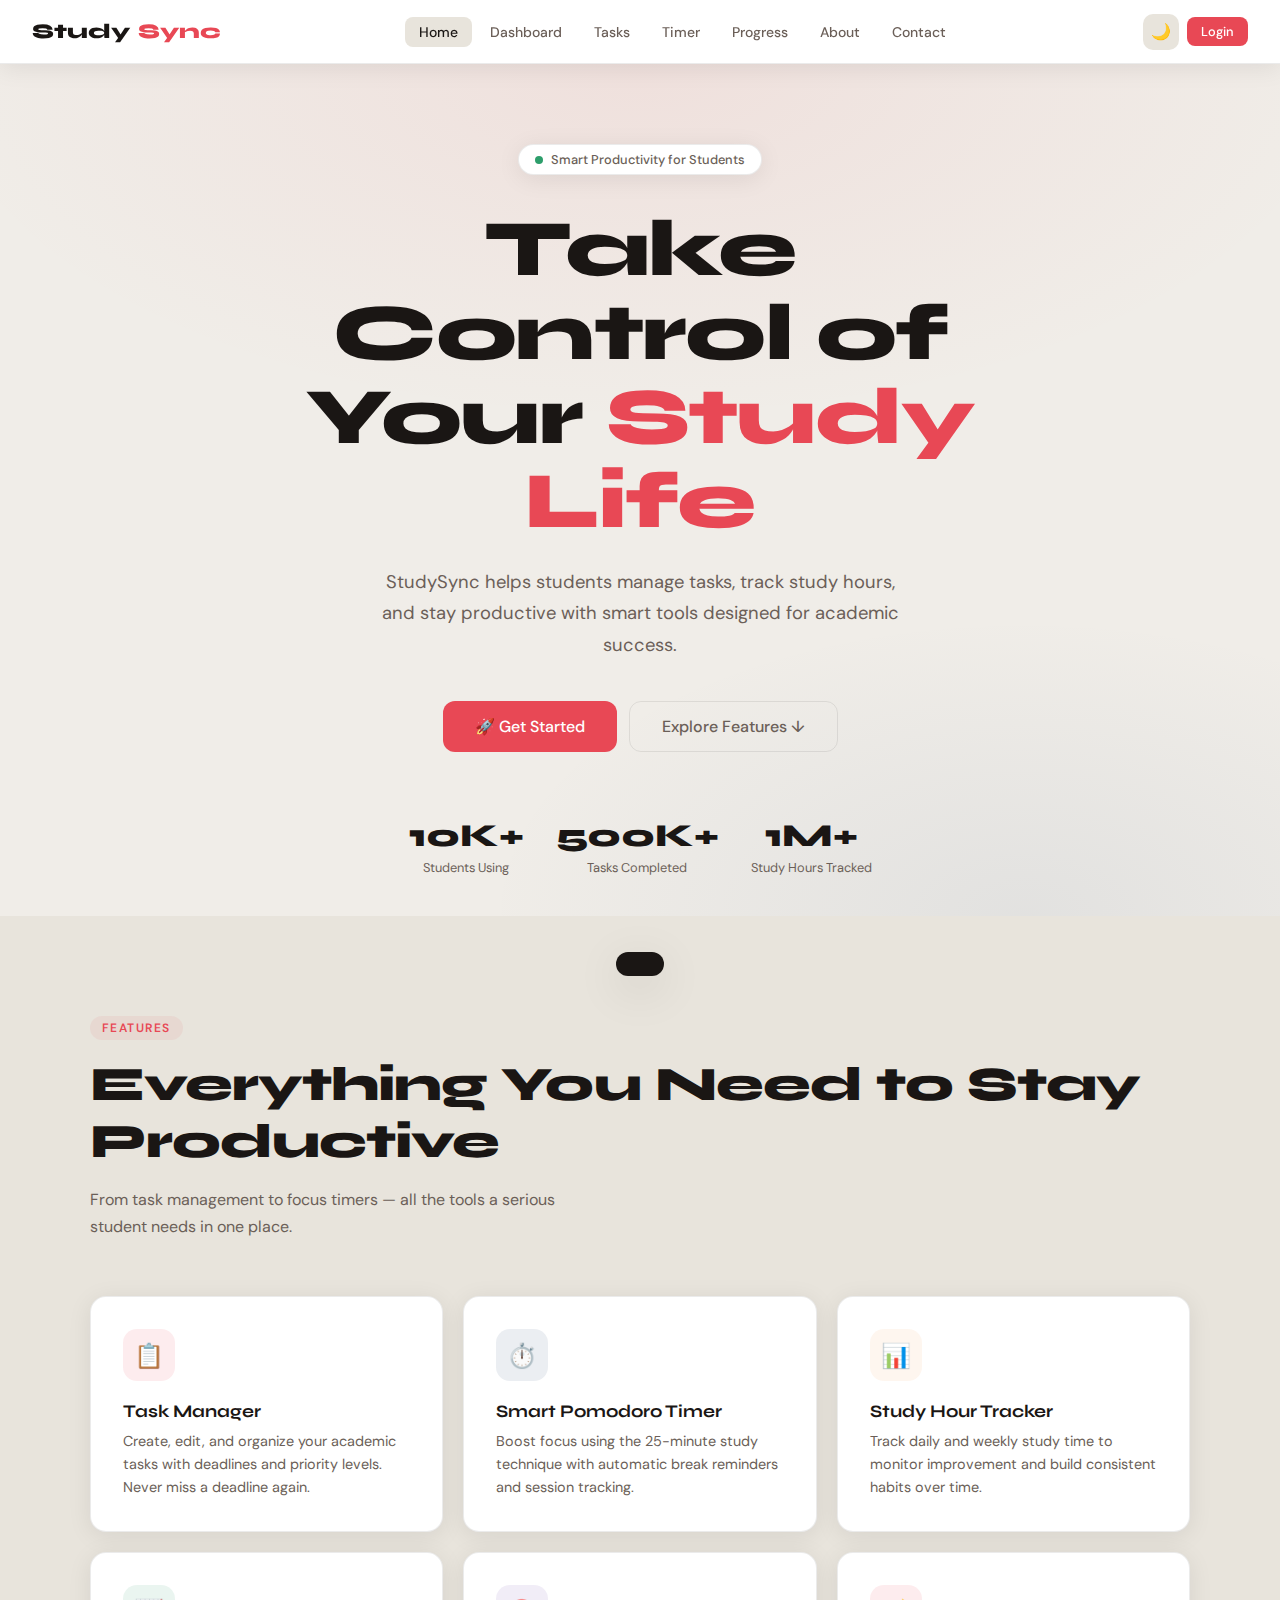
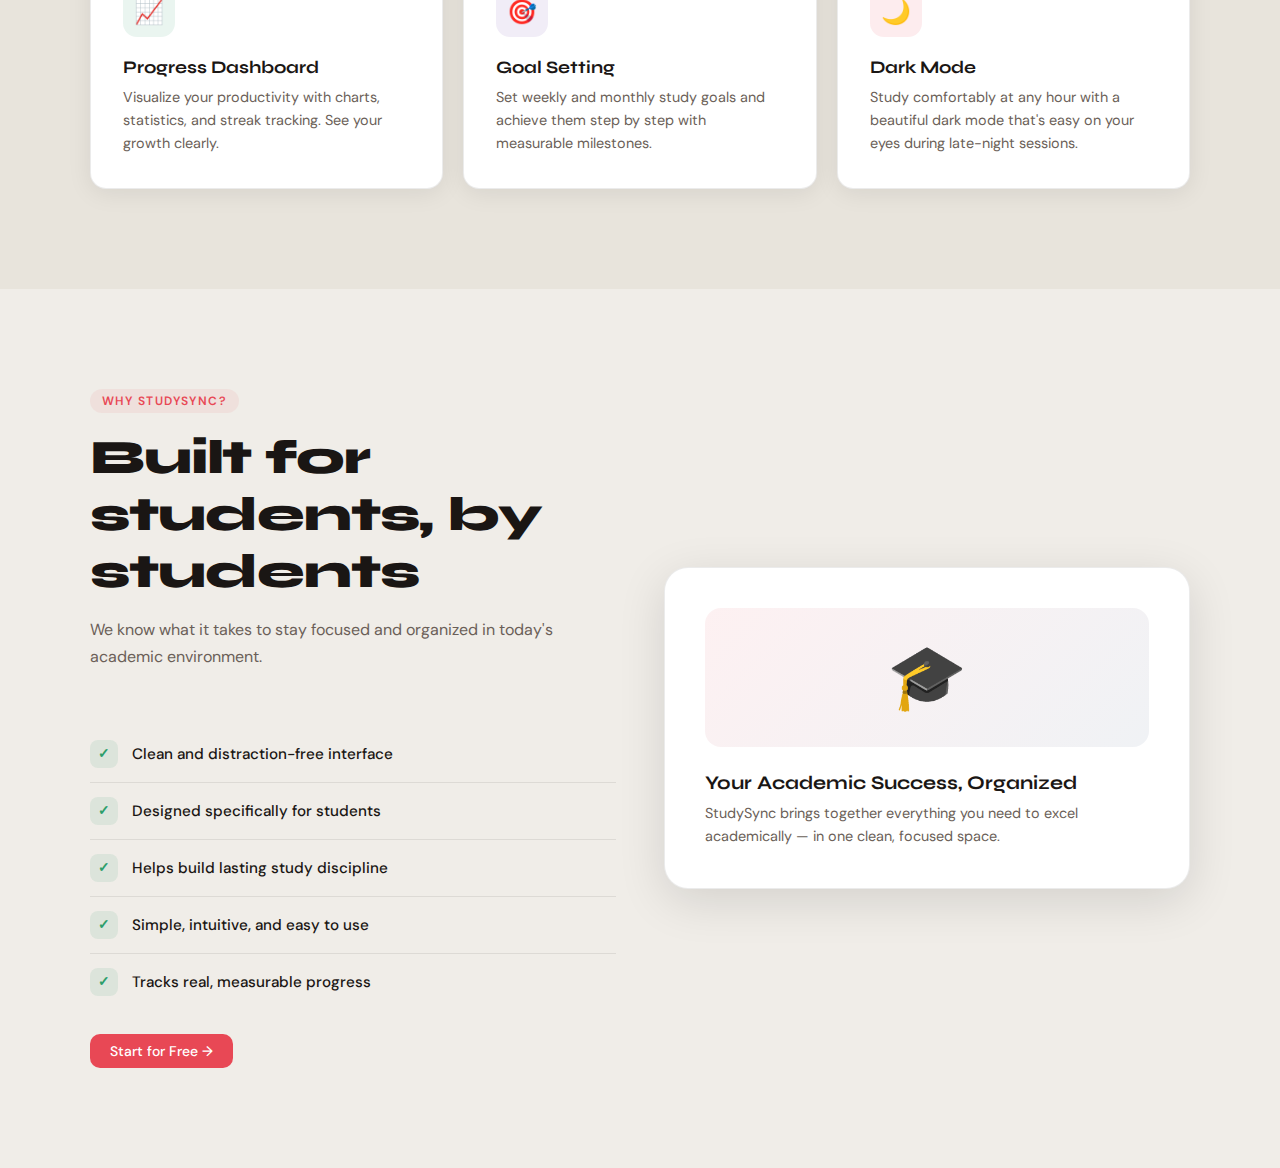
<file: index.html>
<!DOCTYPE html>
<html lang="en" data-theme="light">
<head>
  <meta charset="UTF-8" />
  <meta name="viewport" content="width=device-width, initial-scale=1.0" />
  <meta name="description" content="StudySync – Smart Productivity for Students. Organize tasks, track study hours, and stay focused with the Pomodoro timer." />
  <title>StudySync – Smart Productivity for Students</title>
  <link rel="icon" href="data:image/svg+xml,<svg xmlns='http://www.w3.org/2000/svg' viewBox='0 0 100 100'><text y='.9em' font-size='90'>🎓</text></svg>" />
  <link rel="preconnect" href="https://fonts.googleapis.com" />
  <link href="https://fonts.googleapis.com/css2?family=Syne:wght@400;600;700;800&family=DM+Sans:ital,wght@0,300;0,400;0,500;1,300&display=swap" rel="stylesheet" />
  <link rel="stylesheet" href="styles.css" />
</head>
<body>

<!-- ═══════════════════════════════════════════
     TOAST NOTIFICATION
════════════════════════════════════════════ -->
<div id="toast" class="toast"></div>

<!-- ═══════════════════════════════════════════
     NAVIGATION
════════════════════════════════════════════ -->
<nav>
  <a href="#" class="nav-logo" onclick="showPage('home')">Study<span>Sync</span></a>

  <div class="nav-links">
    <a href="#" onclick="showPage('home')"      id="nav-home"     class="active">Home</a>
    <a href="#" onclick="showPage('dashboard')" id="nav-dashboard">Dashboard</a>
    <a href="#" onclick="showPage('tasks')"     id="nav-tasks">Tasks</a>
    <a href="#" onclick="showPage('timer')"     id="nav-timer">Timer</a>
    <a href="#" onclick="showPage('progress')"  id="nav-progress">Progress</a>
    <a href="#" onclick="showPage('about')"     id="nav-about">About</a>
    <a href="#" onclick="showPage('contact')"   id="nav-contact">Contact</a>
  </div>

  <div class="nav-actions">
    <button class="btn-theme" onclick="toggleTheme()" id="theme-btn" title="Toggle dark mode">🌙</button>
    <button class="btn btn-primary btn-sm" onclick="showPage('login')">Login</button>
  </div>
</nav>

<!-- ═══════════════════════════════════════════
     PAGE 1 – HOME
════════════════════════════════════════════ -->
<div id="page-home" class="page active">

  <!-- Hero -->
  <section class="hero">
    <div class="hero-bg"></div>
    <div class="hero-content">
      <div class="hero-badge">
        <span class="dot"></span> Smart Productivity for Students
      </div>
      <h1>Take Control of Your <em>Study Life</em></h1>
      <p>StudySync helps students manage tasks, track study hours, and stay productive with smart tools designed for academic success.</p>
      <div class="hero-btns">
        <button class="btn btn-primary btn-lg" onclick="showPage('login')">🚀 Get Started</button>
        <button class="btn btn-ghost btn-lg"   onclick="document.getElementById('features').scrollIntoView({behavior:'smooth'})">
          Explore Features ↓
        </button>
      </div>
      <div class="hero-stats">
        <div class="hero-stat"><div class="num">10K+</div><div class="label">Students Using</div></div>
        <div class="hero-stat"><div class="num">500K+</div><div class="label">Tasks Completed</div></div>
        <div class="hero-stat"><div class="num">1M+</div><div class="label">Study Hours Tracked</div></div>
      </div>
    </div>
  </section>

  <!-- Features -->
  <section class="section" id="features" style="background: var(--bg2);">
    <div class="section-inner">
      <div class="section-label">Features</div>
      <h2 class="section-title">Everything You Need to Stay Productive</h2>
      <p class="section-sub">From task management to focus timers — all the tools a serious student needs in one place.</p>
      <div class="features-grid">
        <div class="feature-card">
          <div class="feature-icon icon-red">📋</div>
          <h3>Task Manager</h3>
          <p>Create, edit, and organize your academic tasks with deadlines and priority levels. Never miss a deadline again.</p>
        </div>
        <div class="feature-card">
          <div class="feature-icon icon-blue">⏱️</div>
          <h3>Smart Pomodoro Timer</h3>
          <p>Boost focus using the 25-minute study technique with automatic break reminders and session tracking.</p>
        </div>
        <div class="feature-card">
          <div class="feature-icon icon-orange">📊</div>
          <h3>Study Hour Tracker</h3>
          <p>Track daily and weekly study time to monitor improvement and build consistent habits over time.</p>
        </div>
        <div class="feature-card">
          <div class="feature-icon icon-green">📈</div>
          <h3>Progress Dashboard</h3>
          <p>Visualize your productivity with charts, statistics, and streak tracking. See your growth clearly.</p>
        </div>
        <div class="feature-card">
          <div class="feature-icon icon-purple">🎯</div>
          <h3>Goal Setting</h3>
          <p>Set weekly and monthly study goals and achieve them step by step with measurable milestones.</p>
        </div>
        <div class="feature-card">
          <div class="feature-icon icon-red">🌙</div>
          <h3>Dark Mode</h3>
          <p>Study comfortably at any hour with a beautiful dark mode that's easy on your eyes during late-night sessions.</p>
        </div>
      </div>
    </div>
  </section>

  <!-- Why StudySync -->
  <section class="section">
    <div class="section-inner">
      <div class="why-grid">
        <div>
          <div class="section-label">Why StudySync?</div>
          <h2 class="section-title">Built for students, by students</h2>
          <p class="section-sub">We know what it takes to stay focused and organized in today's academic environment.</p>
          <ul class="why-list">
            <li><div class="why-check">✓</div> Clean and distraction-free interface</li>
            <li><div class="why-check">✓</div> Designed specifically for students</li>
            <li><div class="why-check">✓</div> Helps build lasting study discipline</li>
            <li><div class="why-check">✓</div> Simple, intuitive, and easy to use</li>
            <li><div class="why-check">✓</div> Tracks real, measurable progress</li>
          </ul>
          <button class="btn btn-primary mt-6" onclick="showPage('login')">Start for Free →</button>
        </div>
        <div class="why-visual">
          <div class="why-visual-img">🎓</div>
          <h3 style="font-size:1.2rem;margin-bottom:8px;">Your Academic Success, Organized</h3>
          <p style="color:var(--text2);font-size:0.9rem;line-height:1.6;">
            StudySync brings together everything you need to excel academically — in one clean, focused space.
          </p>
        </div>
      </div>
    </div>
  </section>
</div>

<!-- ═══════════════════════════════════════════
     PAGE 2 – DASHBOARD
════════════════════════════════════════════ -->
<div id="page-dashboard" class="page">
  <div class="dash-wrap">

    <div class="quote-card">
      <div class="quote-text"  id="quote-text">"The secret of getting ahead is getting started."</div>
      <div class="quote-author" id="quote-author">— Mark Twain</div>
    </div>

    <div class="dash-header fade-up">
      <div class="dash-welcome">👋 Welcome back, <span id="student-name">Student</span>!</div>
      <div class="dash-sub">Let's make today productive. You've got this! 💪</div>
    </div>

    <div class="stats-grid fade-up">
      <div class="stat-card red">
        <div class="stat-icon">📋</div>
        <div class="stat-val" id="stat-total">0</div>
        <div class="stat-lbl">Total Tasks</div>
      </div>
      <div class="stat-card green">
        <div class="stat-icon">✅</div>
        <div class="stat-val" id="stat-done">0</div>
        <div class="stat-lbl">Completed Tasks</div>
      </div>
      <div class="stat-card blue">
        <div class="stat-icon">⏱️</div>
        <div class="stat-val" id="stat-hours">0h</div>
        <div class="stat-lbl">Study Hours This Week</div>
      </div>
      <div class="stat-card orange">
        <div class="stat-icon">🔥</div>
        <div class="stat-val" id="stat-streak">1</div>
        <div class="stat-lbl">Current Streak (Days)</div>
      </div>
    </div>

    <div class="dash-grid">
      <div class="card fade-up">
        <div class="card-title">
          Recent Tasks
          <button class="btn btn-primary btn-sm" onclick="showPage('tasks')">+ Add Task</button>
        </div>
        <div id="dash-tasks-list"></div>
      </div>
      <div class="card fade-up">
        <div class="card-title">Quick Access</div>
        <div style="display:flex;flex-direction:column;gap:10px;padding:8px 0">
          <button class="btn btn-primary" style="justify-content:center" onclick="showPage('timer')">⏱️ Open Pomodoro Timer</button>
          <button class="btn btn-secondary" style="justify-content:center" onclick="showPage('progress')">📈 View Progress</button>
          <button class="btn btn-ghost" style="justify-content:center" onclick="showPage('tasks')">📋 Manage Tasks</button>
        </div>
        <div style="margin-top:20px;text-align:center">
          <div style="font-size:0.8rem;color:var(--text2);margin-bottom:6px">Pomodoros Today</div>
          <div id="dash-pomodoros" style="font-family:'Syne',sans-serif;font-size:2rem;font-weight:800;color:var(--accent)">0</div>
        </div>
      </div>
    </div>
  </div>
</div>

<!-- ═══════════════════════════════════════════
     PAGE 3 – TASK MANAGER
════════════════════════════════════════════ -->
<div id="page-tasks" class="page">
  <div class="task-wrap">
    <div class="page-header fade-up">
      <h1>📋 Manage Your Academic Tasks</h1>
      <p>Stay organized and never miss a deadline.</p>
    </div>
    <div style="height:28px"></div>

    <!-- Add Task Form -->
    <div class="task-form fade-up">
      <h3 style="margin-bottom:20px;font-size:1rem">Add New Task</h3>
      <div class="form-grid">
        <div class="form-group form-row">
          <label>Task Name *</label>
          <input type="text" id="task-name" placeholder="e.g. Complete Math Assignment" />
        </div>
        <div class="form-group">
          <label>Subject</label>
          <input type="text" id="task-subject" placeholder="e.g. Mathematics" />
        </div>
        <div class="form-group">
          <label>Deadline</label>
          <input type="date" id="task-deadline" />
        </div>
        <div class="form-group">
          <label>Priority</label>
          <select id="task-priority">
            <option value="Low">Low</option>
            <option value="Medium" selected>Medium</option>
            <option value="High">High</option>
          </select>
        </div>
        <div class="form-group">
          <label>Status</label>
          <select id="task-status">
            <option value="Pending" selected>Pending</option>
            <option value="Completed">Completed</option>
          </select>
        </div>
        <div class="form-group" style="justify-content:flex-end;flex-direction:row;align-items:flex-end">
          <button class="btn btn-primary" onclick="addTask()" style="width:100%;justify-content:center">
            + Add Task
          </button>
        </div>
      </div>
    </div>

    <!-- Filter & List -->
    <div class="flex-between" style="margin-bottom:16px">
      <div style="font-weight:700;font-size:0.95rem">
        Your Tasks <span id="task-count" style="color:var(--text2);font-weight:400;font-size:0.85rem">(0)</span>
      </div>
      <div style="display:flex;gap:8px">
        <select id="filter-priority" class="filter-select" onchange="renderTasks()">
          <option value="">All Priority</option>
          <option value="High">High</option>
          <option value="Medium">Medium</option>
          <option value="Low">Low</option>
        </select>
        <select id="filter-status" class="filter-select" onchange="renderTasks()">
          <option value="">All Status</option>
          <option value="Pending">Pending</option>
          <option value="Completed">Completed</option>
        </select>
      </div>
    </div>

    <div class="task-list" id="task-list"></div>
  </div>
</div>

<!-- ═══════════════════════════════════════════
     PAGE 4 – STUDY TIMER (POMODORO)
════════════════════════════════════════════ -->
<div id="page-timer" class="page">
  <div class="timer-wrap">
    <div class="page-header fade-up" style="margin-bottom:32px">
      <h1>⏱️ Focus Mode</h1>
      <p>Use the Pomodoro technique: 25 minutes study + 5 minutes break.</p>
    </div>

    <div class="timer-card fade-up">
      <!-- Mode Tabs -->
      <div class="timer-mode-tabs">
        <div class="mode-tab active" id="tab-focus" onclick="setMode('focus')">🎯 Focus 25m</div>
        <div class="mode-tab"        id="tab-short" onclick="setMode('short')">☕ Short Break 5m</div>
        <div class="mode-tab"        id="tab-long"  onclick="setMode('long')">🛌 Long Break 15m</div>
      </div>

      <!-- Session Dots -->
      <div class="sessions-done">
        <div class="session-dot" id="dot0"></div>
        <div class="session-dot" id="dot1"></div>
        <div class="session-dot" id="dot2"></div>
        <div class="session-dot" id="dot3"></div>
      </div>

      <!-- Ring Timer -->
      <div class="timer-ring-wrap">
        <svg class="timer-ring" width="240" height="240" viewBox="0 0 240 240">
          <circle class="timer-ring-bg" cx="120" cy="120" r="108" stroke-width="10" fill="none"/>
          <circle class="timer-ring-progress" id="ring-progress"
            cx="120" cy="120" r="108" stroke-width="10" fill="none"
            stroke-dasharray="678.6" stroke-dashoffset="0"/>
        </svg>
        <div class="timer-display">
          <div class="timer-time"         id="timer-display">25:00</div>
          <div class="timer-session"      id="timer-session-label">Session 1 of 4</div>
        </div>
      </div>

      <!-- Controls -->
      <div class="timer-controls">
        <button class="btn btn-secondary" onclick="resetTimer()">↺ Reset</button>
        <button class="btn btn-primary"   id="start-btn" onclick="toggleTimer()" style="min-width:110px">▶ Start</button>
      </div>

      <p class="timer-moto">Stay focused. Success is built one session at a time. 🌟</p>
      <p style="font-size:0.75rem;color:var(--text2);margin-top:10px">Tip: Press <kbd style="background:var(--bg2);padding:1px 6px;border-radius:4px;border:1px solid var(--border)">Space</kbd> to start / pause</p>
    </div>

    <div class="card" style="margin-top:20px;text-align:center">
      <div style="font-size:0.85rem;color:var(--text2);margin-bottom:8px">Total Pomodoros Completed Today</div>
      <div id="total-pomodoros" style="font-family:'Syne',sans-serif;font-size:2.5rem;font-weight:800;color:var(--accent)">0</div>
    </div>
  </div>
</div>

<!-- ═══════════════════════════════════════════
     PAGE 5 – PROGRESS TRACKER
════════════════════════════════════════════ -->
<div id="page-progress" class="page">
  <div class="progress-wrap">
    <div class="page-header fade-up">
      <h1>📈 Your Productivity Insights</h1>
      <p style="color:var(--accent);font-style:italic;margin-top:12px;font-weight:500">Consistency creates success.</p>
    </div>

    <div class="progress-grid">
      <!-- Bar Chart -->
      <div class="card fade-up">
        <div class="card-title">Weekly Study Hours</div>
        <div class="bar-chart" id="bar-chart"></div>
        <div style="display:flex;justify-content:space-between;padding:0 8px;margin-top:6px">
          <span style="font-size:0.72rem;color:var(--text2)">Mon</span>
          <span style="font-size:0.72rem;color:var(--text2)">Tue</span>
          <span style="font-size:0.72rem;color:var(--text2)">Wed</span>
          <span style="font-size:0.72rem;color:var(--text2)">Thu</span>
          <span style="font-size:0.72rem;color:var(--text2)">Fri</span>
          <span style="font-size:0.72rem;color:var(--text2)">Sat</span>
          <span style="font-size:0.72rem;color:var(--text2)">Sun</span>
        </div>
      </div>

      <!-- Pie Chart -->
      <div class="card fade-up">
        <div class="card-title">Task Completion</div>
        <div class="pie-wrap">
          <canvas id="pie-chart" width="140" height="140"></canvas>
          <div class="pie-legend">
            <div class="pie-leg-item"><div class="pie-dot" style="background:var(--green)"></div>Completed</div>
            <div class="pie-leg-item"><div class="pie-dot" style="background:var(--accent)"></div>Pending</div>
          </div>
        </div>
      </div>

      <!-- Streak -->
      <div class="card fade-up">
        <div class="card-title">Study Streak</div>
        <div class="streak-display">
          <div class="streak-num">🔥 1</div>
          <div class="streak-lbl">Days in a row</div>
          <div style="margin-top:16px;color:var(--text2);font-size:0.85rem">Keep going! Consistency is key.</div>
        </div>
      </div>

      <!-- Subject Progress -->
      <div class="card fade-up">
        <div class="card-title">Subject Progress</div>
        <div id="subject-progress"></div>
      </div>
    </div>
  </div>
</div>

<!-- ═══════════════════════════════════════════
     PAGE 6 – ABOUT
════════════════════════════════════════════ -->
<div id="page-about" class="page">
  <div class="about-wrap">
    <div class="about-hero fade-up">
      <div class="about-big">About <em>StudySync</em></div>
      <p class="about-body">
        StudySync is a student-focused productivity platform designed to help learners manage their academic responsibilities efficiently.
        It combines task management, focus techniques, and progress tracking into one simple and powerful system.
      </p>
      <p class="about-body" style="margin-top:16px">
        Created as a project to empower students to build better study habits and achieve academic excellence —
        because every student deserves tools that work as hard as they do.
      </p>
    </div>

    <div class="about-feature-list fade-up">
      <div class="about-feat"><span class="about-feat-icon">📋</span> Task Management</div>
      <div class="about-feat"><span class="about-feat-icon">⏱️</span> Pomodoro Timer</div>
      <div class="about-feat"><span class="about-feat-icon">📈</span> Progress Analytics</div>
      <div class="about-feat"><span class="about-feat-icon">🌙</span> Dark Mode</div>
      <div class="about-feat"><span class="about-feat-icon">💾</span> Local Storage Save</div>
      <div class="about-feat"><span class="about-feat-icon">🎯</span> Goal Tracking</div>
    </div>

    <div class="card fade-up" style="text-align:center;padding:36px">
      <div style="font-size:2rem;margin-bottom:12px">🎓</div>
      <h3 style="margin-bottom:8px">Built with passion for students</h3>
      <p style="color:var(--text2);font-size:0.9rem;max-width:500px;margin:0 auto;line-height:1.7">
        StudySync was built to solve real academic challenges — procrastination, disorganization, and lack of progress visibility.
        It's your personal academic command center.
      </p>
    </div>
  </div>
</div>

<!-- ═══════════════════════════════════════════
     PAGE 7 – CONTACT
════════════════════════════════════════════ -->
<div id="page-contact" class="page">
  <div class="contact-wrap">
    <div class="page-header fade-up" style="margin-bottom:32px">
      <h1>📞 Get in Touch</h1>
      <p>Have feedback or suggestions? We'd love to hear from you.</p>
    </div>

    <div class="contact-info fade-up">
      <div class="contact-info-card">
        <div class="c-icon">📧</div>
        <div>
          <div class="c-label">Email</div>
          <div class="c-val">support@studysync.com</div>
        </div>
      </div>
      <div class="contact-info-card">
        <div class="c-icon">📱</div>
        <div>
          <div class="c-label">Phone</div>
          <div class="c-val">+91-XXXXXXXXXX</div>
        </div>
      </div>
    </div>

    <div class="contact-form fade-up">
      <h3 style="margin-bottom:20px">Send us a message</h3>
      <div class="form-grid">
        <div class="form-group">
          <label>Your Name *</label>
          <input type="text" id="contact-name" placeholder="e.g. Priya Sharma" />
        </div>
        <div class="form-group">
          <label>Email *</label>
          <input type="email" id="contact-email" placeholder="you@example.com" />
        </div>
        <div class="form-group">
          <label>Subject</label>
          <input type="text" id="contact-subject" placeholder="e.g. Feature Request" />
        </div>
        <div class="form-group">
          <label>Category</label>
          <select id="contact-category">
            <option>Feedback</option>
            <option>Bug Report</option>
            <option>Feature Request</option>
            <option>Other</option>
          </select>
        </div>
        <div class="form-group form-row">
          <label>Message *</label>
          <textarea id="contact-message" placeholder="Tell us what's on your mind..."></textarea>
        </div>
        <div class="form-group form-row">
          <button class="btn btn-primary" onclick="submitContact()" style="justify-content:center">
            Send Message →
          </button>
        </div>
      </div>
    </div>
  </div>
</div>

<!-- ═══════════════════════════════════════════
     PAGE 8 – LOGIN / SIGNUP
════════════════════════════════════════════ -->
<div id="page-login" class="page">
  <div class="auth-wrap">
    <div class="auth-card fade-up">
      <div class="auth-logo">
        <div class="logo-text">Study<span>Sync</span></div>
        <div style="color:var(--text2);font-size:0.85rem;margin-top:6px">Your Smart Study Companion</div>
      </div>

      <div class="auth-tabs">
        <div class="auth-tab active" id="tab-login"  onclick="switchAuth('login')">Login</div>
        <div class="auth-tab"        id="tab-signup" onclick="switchAuth('signup')">Sign Up</div>
      </div>

      <!-- Login Form -->
      <div id="auth-login-form">
        <div class="form-group" style="margin-bottom:16px">
          <label>Email</label>
          <input type="email" id="login-email" placeholder="you@example.com" />
        </div>
        <div class="form-group" style="margin-bottom:24px">
          <label>Password</label>
          <input type="password" id="login-pass" placeholder="Enter your password" />
        </div>
        <button class="btn btn-primary" style="width:100%;justify-content:center;padding:12px" onclick="doLogin()">
          Login to StudySync
        </button>
        <div class="auth-footer">
          Don't have an account?
          <a href="#" onclick="switchAuth('signup')">Sign Up</a>
        </div>
      </div>

      <!-- Signup Form -->
      <div id="auth-signup-form" style="display:none">
        <div class="form-group" style="margin-bottom:16px">
          <label>Full Name</label>
          <input type="text" id="signup-name" placeholder="e.g. Priya Sharma" />
        </div>
        <div class="form-group" style="margin-bottom:16px">
          <label>Email</label>
          <input type="email" id="signup-email" placeholder="you@example.com" />
        </div>
        <div class="form-group" style="margin-bottom:24px">
          <label>Password</label>
          <input type="password" id="signup-pass" placeholder="Create a password" />
        </div>
        <button class="btn btn-primary" style="width:100%;justify-content:center;padding:12px" onclick="doSignup()">
          Create Account →
        </button>
        <div class="auth-footer">
          Already have an account?
          <a href="#" onclick="switchAuth('login')">Login</a>
        </div>
      </div>
    </div>
  </div>
</div>

<script src="scripts.js"></script>
</body>
</html>
</file>
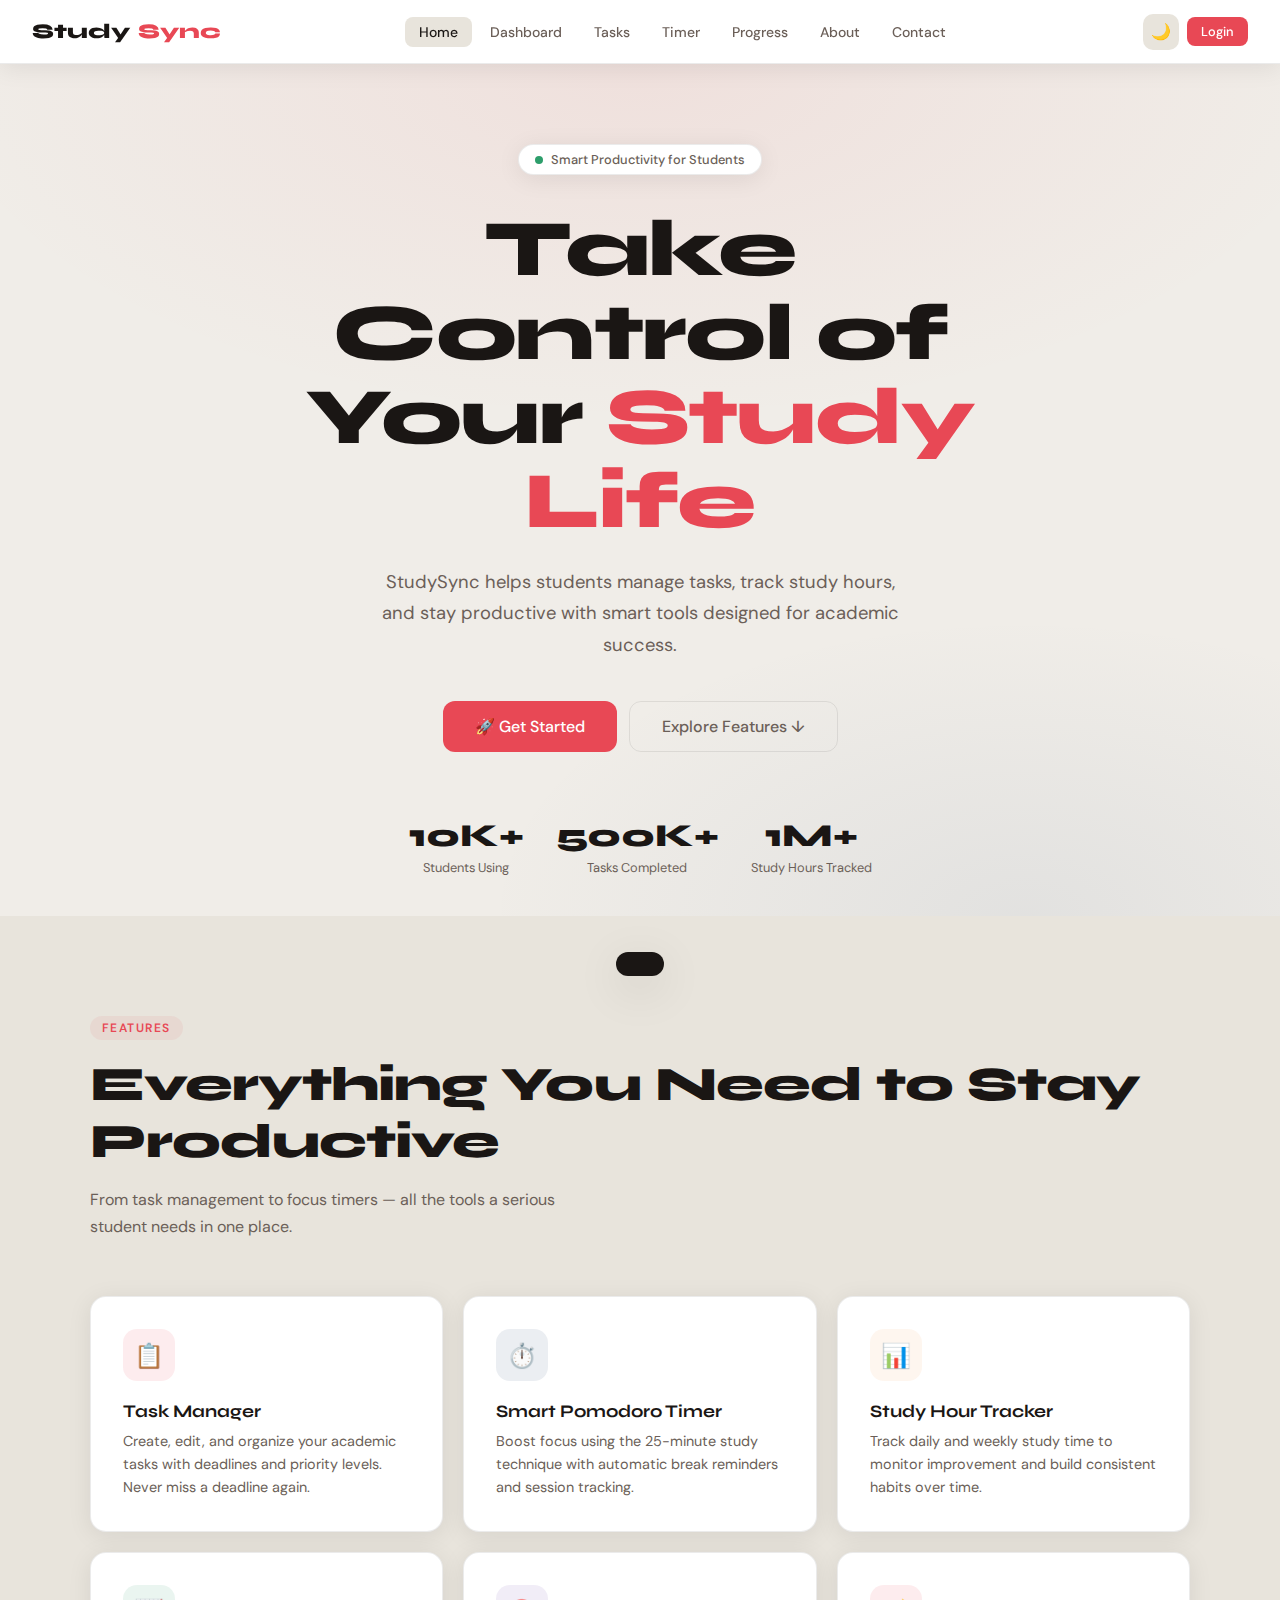
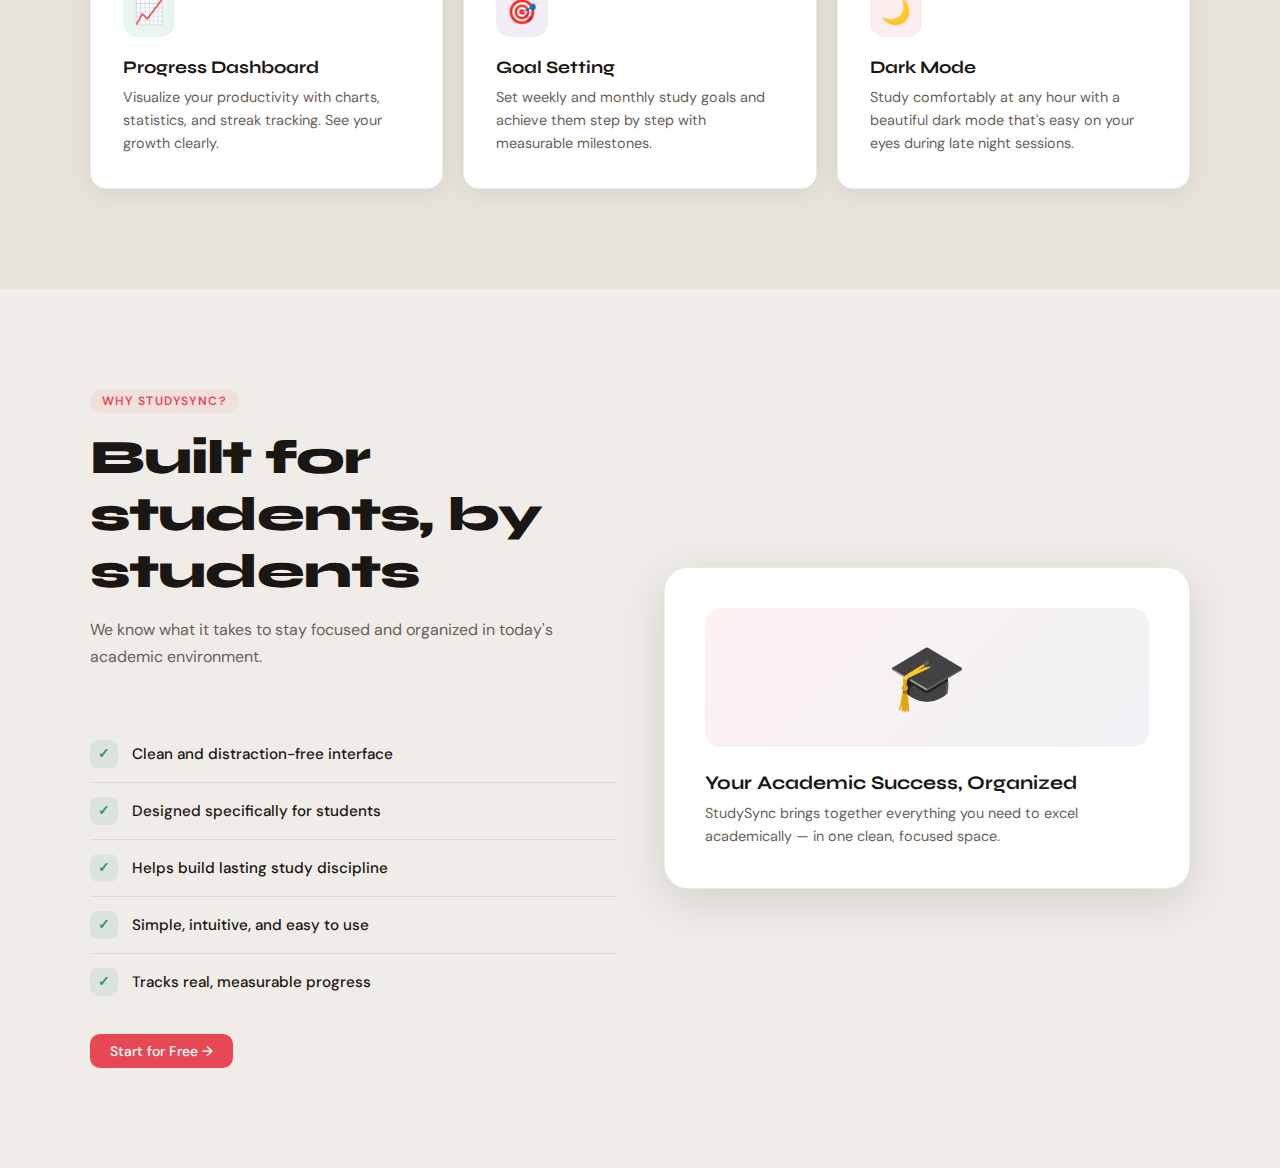
<file: studysync.html>
<!DOCTYPE html>
<html lang="en" data-theme="light">
<head>
<meta charset="UTF-8">
<meta name="viewport" content="width=device-width, initial-scale=1.0">
<title>StudySync – Smart Productivity for Students</title>
<link rel="preconnect" href="https://fonts.googleapis.com">
<link href="https://fonts.googleapis.com/css2?family=Syne:wght@400;600;700;800&family=DM+Sans:ital,wght@0,300;0,400;0,500;1,300&display=swap" rel="stylesheet">
<style>
  :root {
    --bg: #f0ede8;
    --bg2: #e8e4dc;
    --card: #ffffff;
    --text: #1a1614;
    --text2: #6b5f58;
    --accent: #e84855;
    --accent2: #3d5a80;
    --accent3: #f4a261;
    --green: #2d9e6b;
    --border: rgba(0,0,0,0.08);
    --shadow: 0 4px 24px rgba(0,0,0,0.08);
    --shadow-lg: 0 12px 48px rgba(0,0,0,0.12);
    --radius: 16px;
  }
  [data-theme="dark"] {
    --bg: #0f0d0c;
    --bg2: #1a1715;
    --card: #201d1b;
    --text: #f0ede8;
    --text2: #9c8f87;
    --border: rgba(255,255,255,0.07);
    --shadow: 0 4px 24px rgba(0,0,0,0.4);
    --shadow-lg: 0 12px 48px rgba(0,0,0,0.5);
  }

  *, *::before, *::after { box-sizing: border-box; margin: 0; padding: 0; }

  body {
    font-family: 'DM Sans', sans-serif;
    background: var(--bg);
    color: var(--text);
    min-height: 100vh;
    transition: background 0.3s, color 0.3s;
    overflow-x: hidden;
  }

  h1,h2,h3,h4 { font-family: 'Syne', sans-serif; }

  /* NAV */
  nav {
    position: fixed; top: 0; left: 0; right: 0; z-index: 100;
    display: flex; align-items: center; justify-content: space-between;
    padding: 0 32px; height: 64px;
    background: var(--card);
    border-bottom: 1px solid var(--border);
    backdrop-filter: blur(12px);
    box-shadow: var(--shadow);
  }
  .nav-logo {
    font-family: 'Syne', sans-serif;
    font-size: 1.3rem;
    font-weight: 800;
    color: var(--text);
    text-decoration: none;
    display: flex; align-items: center; gap: 8px;
  }
  .nav-logo span { color: var(--accent); }
  .nav-links { display: flex; gap: 4px; align-items: center; }
  .nav-links a {
    color: var(--text2);
    text-decoration: none;
    padding: 6px 14px;
    border-radius: 8px;
    font-size: 0.875rem;
    font-weight: 500;
    transition: all 0.2s;
  }
  .nav-links a:hover, .nav-links a.active { background: var(--bg2); color: var(--text); }
  .nav-actions { display: flex; gap: 8px; align-items: center; }
  .btn-theme {
    background: var(--bg2); border: none; cursor: pointer;
    width: 36px; height: 36px; border-radius: 10px;
    font-size: 1rem; color: var(--text); transition: all 0.2s;
    display: flex; align-items: center; justify-content: center;
  }
  .btn-theme:hover { background: var(--border); }
  .btn { 
    padding: 8px 20px; border-radius: 10px; border: none; cursor: pointer;
    font-family: 'DM Sans', sans-serif; font-weight: 500; font-size: 0.875rem;
    transition: all 0.2s; text-decoration: none; display: inline-flex; align-items: center; gap: 6px;
  }
  .btn-primary { background: var(--accent); color: white; }
  .btn-primary:hover { background: #c93845; transform: translateY(-1px); box-shadow: 0 4px 16px rgba(232,72,85,0.35); }
  .btn-secondary { background: var(--bg2); color: var(--text); border: 1px solid var(--border); }
  .btn-secondary:hover { background: var(--border); }
  .btn-ghost { background: transparent; color: var(--text2); border: 1px solid var(--border); }
  .btn-ghost:hover { background: var(--bg2); color: var(--text); }
  .btn-lg { padding: 14px 32px; font-size: 1rem; border-radius: 12px; }
  .btn-sm { padding: 6px 14px; font-size: 0.8rem; border-radius: 8px; }
  .btn-green { background: var(--green); color: white; }
  .btn-green:hover { background: #248058; }
  .btn-blue { background: var(--accent2); color: white; }
  .btn-blue:hover { background: #2d4a6e; }
  .btn-danger { background: var(--accent); color: white; }
  .btn-danger:hover { background: #c93845; }

  /* PAGES */
  .page { display: none; padding-top: 64px; min-height: 100vh; }
  .page.active { display: block; }

  /* HOME */
  .hero {
    min-height: calc(100vh - 64px);
    display: flex; align-items: center; justify-content: center;
    text-align: center; padding: 80px 24px 40px;
    position: relative; overflow: hidden;
  }
  .hero-bg {
    position: absolute; inset: 0; z-index: 0;
    background: radial-gradient(ellipse 80% 60% at 50% 0%, rgba(232,72,85,0.08) 0%, transparent 70%),
                radial-gradient(ellipse 60% 50% at 80% 100%, rgba(61,90,128,0.08) 0%, transparent 70%);
  }
  .hero-content { position: relative; z-index: 1; max-width: 760px; }
  .hero-badge {
    display: inline-flex; align-items: center; gap: 8px;
    background: var(--card); border: 1px solid var(--border);
    padding: 6px 16px; border-radius: 100px; font-size: 0.8rem;
    color: var(--text2); margin-bottom: 32px; box-shadow: var(--shadow);
    font-weight: 500;
  }
  .hero-badge .dot { width: 8px; height: 8px; border-radius: 50%; background: var(--green); animation: pulse 2s infinite; }
  @keyframes pulse { 0%,100%{opacity:1}50%{opacity:0.4} }
  .hero h1 {
    font-size: clamp(2.5rem, 7vw, 5rem);
    font-weight: 800; line-height: 1.05;
    margin-bottom: 24px; letter-spacing: -0.02em;
  }
  .hero h1 em { font-style: normal; color: var(--accent); }
  .hero p { font-size: 1.15rem; color: var(--text2); max-width: 520px; margin: 0 auto 40px; line-height: 1.7; }
  .hero-btns { display: flex; gap: 12px; justify-content: center; flex-wrap: wrap; }
  .hero-stats {
    display: flex; gap: 32px; justify-content: center; margin-top: 64px;
    flex-wrap: wrap;
  }
  .hero-stat { text-align: center; }
  .hero-stat .num { font-family: 'Syne', sans-serif; font-size: 2rem; font-weight: 800; color: var(--text); }
  .hero-stat .label { font-size: 0.8rem; color: var(--text2); margin-top: 4px; }

  /* FEATURES */
  .section { padding: 100px 24px; }
  .section-inner { max-width: 1100px; margin: 0 auto; }
  .section-label {
    display: inline-block; font-size: 0.75rem; font-weight: 600; letter-spacing: 0.12em;
    text-transform: uppercase; color: var(--accent); margin-bottom: 16px;
    background: rgba(232,72,85,0.08); padding: 4px 12px; border-radius: 100px;
  }
  .section-title { font-size: clamp(1.8rem, 4vw, 3rem); font-weight: 800; margin-bottom: 16px; letter-spacing: -0.02em; }
  .section-sub { color: var(--text2); max-width: 520px; line-height: 1.7; margin-bottom: 56px; }
  .features-grid { display: grid; grid-template-columns: repeat(auto-fit, minmax(280px, 1fr)); gap: 20px; }
  .feature-card {
    background: var(--card); border-radius: var(--radius); padding: 32px;
    border: 1px solid var(--border); box-shadow: var(--shadow);
    transition: all 0.25s; position: relative; overflow: hidden;
  }
  .feature-card::before {
    content: ''; position: absolute; top: 0; left: 0; right: 0; height: 3px;
    background: var(--accent); transform: scaleX(0); transform-origin: left;
    transition: transform 0.3s;
  }
  .feature-card:hover { transform: translateY(-4px); box-shadow: var(--shadow-lg); }
  .feature-card:hover::before { transform: scaleX(1); }
  .feature-icon {
    width: 52px; height: 52px; border-radius: 14px;
    display: flex; align-items: center; justify-content: center;
    font-size: 1.5rem; margin-bottom: 20px;
  }
  .feature-card h3 { font-size: 1.1rem; font-weight: 700; margin-bottom: 8px; }
  .feature-card p { color: var(--text2); font-size: 0.9rem; line-height: 1.6; }
  .icon-red { background: rgba(232,72,85,0.1); }
  .icon-blue { background: rgba(61,90,128,0.1); }
  .icon-orange { background: rgba(244,162,97,0.1); }
  .icon-green { background: rgba(45,158,107,0.1); }
  .icon-purple { background: rgba(120,80,180,0.1); }

  /* WHY SECTION */
  .why-grid { display: grid; grid-template-columns: 1fr 1fr; gap: 48px; align-items: center; }
  .why-visual {
    background: var(--card); border-radius: 24px; padding: 40px;
    border: 1px solid var(--border); box-shadow: var(--shadow-lg);
  }
  .why-list { list-style: none; }
  .why-list li {
    display: flex; align-items: center; gap: 14px;
    padding: 14px 0; border-bottom: 1px solid var(--border);
    font-weight: 500; font-size: 0.95rem;
  }
  .why-list li:last-child { border-bottom: none; }
  .why-check {
    width: 28px; height: 28px; border-radius: 8px; background: rgba(45,158,107,0.1);
    color: var(--green); display: flex; align-items: center; justify-content: center;
    font-size: 0.85rem; flex-shrink: 0; font-weight: 700;
  }
  .why-visual-img {
    background: linear-gradient(135deg, rgba(232,72,85,0.08), rgba(61,90,128,0.08));
    border-radius: 16px; padding: 28px; margin-bottom: 24px; text-align: center;
    font-size: 4rem;
  }

  /* DASHBOARD */
  .dash-wrap { max-width: 1100px; margin: 0 auto; padding: 40px 24px; }
  .dash-header { margin-bottom: 32px; }
  .dash-welcome { font-size: clamp(1.4rem, 3vw, 2rem); font-weight: 800; }
  .dash-sub { color: var(--text2); margin-top: 6px; }
  .stats-grid { display: grid; grid-template-columns: repeat(auto-fit, minmax(200px, 1fr)); gap: 16px; margin-bottom: 32px; }
  .stat-card {
    background: var(--card); border-radius: var(--radius); padding: 24px;
    border: 1px solid var(--border); box-shadow: var(--shadow);
  }
  .stat-card .stat-icon { font-size: 1.5rem; margin-bottom: 12px; }
  .stat-card .stat-val { font-family: 'Syne', sans-serif; font-size: 2rem; font-weight: 800; }
  .stat-card .stat-lbl { color: var(--text2); font-size: 0.825rem; margin-top: 4px; }
  .stat-card.red .stat-val { color: var(--accent); }
  .stat-card.blue .stat-val { color: var(--accent2); }
  .stat-card.green .stat-val { color: var(--green); }
  .stat-card.orange .stat-val { color: var(--accent3); }
  .dash-grid { display: grid; grid-template-columns: 2fr 1fr; gap: 20px; }
  .card {
    background: var(--card); border-radius: var(--radius); padding: 28px;
    border: 1px solid var(--border); box-shadow: var(--shadow);
  }
  .card-title { font-size: 1rem; font-weight: 700; margin-bottom: 20px; display: flex; align-items: center; justify-content: space-between; }

  /* TASK MANAGER */
  .task-wrap { max-width: 900px; margin: 0 auto; padding: 40px 24px; }
  .task-form {
    background: var(--card); border-radius: var(--radius); padding: 28px;
    border: 1px solid var(--border); box-shadow: var(--shadow); margin-bottom: 28px;
  }
  .form-grid { display: grid; grid-template-columns: 1fr 1fr; gap: 16px; }
  .form-group { display: flex; flex-direction: column; gap: 6px; }
  .form-group label { font-size: 0.8rem; font-weight: 600; color: var(--text2); text-transform: uppercase; letter-spacing: 0.05em; }
  .form-group input, .form-group select {
    background: var(--bg2); border: 1px solid var(--border); border-radius: 10px;
    padding: 10px 14px; color: var(--text); font-family: 'DM Sans', sans-serif;
    font-size: 0.9rem; outline: none; transition: border 0.2s;
    -webkit-appearance: none;
  }
  .form-group input:focus, .form-group select:focus { border-color: var(--accent); }
  .form-row { grid-column: 1/-1; }
  .task-list { display: flex; flex-direction: column; gap: 12px; }
  .task-item {
    background: var(--card); border-radius: var(--radius); padding: 20px 24px;
    border: 1px solid var(--border); box-shadow: var(--shadow);
    display: flex; align-items: center; gap: 16px; transition: all 0.2s;
  }
  .task-item:hover { box-shadow: var(--shadow-lg); }
  .task-item.done { opacity: 0.6; }
  .task-item.done .task-name { text-decoration: line-through; }
  .task-check {
    width: 24px; height: 24px; border-radius: 8px; border: 2px solid var(--border);
    cursor: pointer; display: flex; align-items: center; justify-content: center;
    flex-shrink: 0; transition: all 0.2s;
  }
  .task-check.checked { background: var(--green); border-color: var(--green); color: white; }
  .task-info { flex: 1; }
  .task-name { font-weight: 600; font-size: 0.95rem; margin-bottom: 4px; }
  .task-meta { display: flex; gap: 10px; align-items: center; flex-wrap: wrap; }
  .badge {
    padding: 2px 10px; border-radius: 100px; font-size: 0.72rem; font-weight: 600;
    text-transform: uppercase; letter-spacing: 0.04em;
  }
  .badge-high { background: rgba(232,72,85,0.12); color: var(--accent); }
  .badge-medium { background: rgba(244,162,97,0.12); color: var(--accent3); }
  .badge-low { background: rgba(45,158,107,0.12); color: var(--green); }
  .badge-pending { background: rgba(61,90,128,0.12); color: var(--accent2); }
  .badge-done { background: rgba(45,158,107,0.12); color: var(--green); }
  .task-date { font-size: 0.78rem; color: var(--text2); }
  .task-actions { display: flex; gap: 6px; }
  .empty-state { text-align: center; padding: 60px 20px; color: var(--text2); }
  .empty-state .empty-icon { font-size: 3rem; margin-bottom: 16px; }

  /* TIMER */
  .timer-wrap { max-width: 600px; margin: 0 auto; padding: 60px 24px; text-align: center; }
  .timer-card {
    background: var(--card); border-radius: 28px; padding: 52px 40px;
    border: 1px solid var(--border); box-shadow: var(--shadow-lg);
  }
  .timer-mode-tabs { display: flex; gap: 8px; justify-content: center; margin-bottom: 40px; }
  .mode-tab {
    padding: 8px 20px; border-radius: 100px; border: 1px solid var(--border);
    cursor: pointer; font-size: 0.85rem; font-weight: 600; transition: all 0.2s;
    background: var(--bg2); color: var(--text2);
  }
  .mode-tab.active { background: var(--accent); color: white; border-color: var(--accent); }
  .timer-ring-wrap { position: relative; width: 240px; height: 240px; margin: 0 auto 40px; }
  .timer-ring { transform: rotate(-90deg); }
  .timer-ring-bg { stroke: var(--bg2); }
  .timer-ring-progress { stroke: var(--accent); stroke-linecap: round; transition: stroke-dashoffset 1s linear; }
  .timer-display {
    position: absolute; inset: 0; display: flex; flex-direction: column;
    align-items: center; justify-content: center;
  }
  .timer-time { font-family: 'Syne', sans-serif; font-size: 3.5rem; font-weight: 800; letter-spacing: -0.03em; }
  .timer-session { font-size: 0.8rem; color: var(--text2); margin-top: 4px; }
  .timer-controls { display: flex; gap: 12px; justify-content: center; margin-bottom: 32px; }
  .timer-moto { color: var(--text2); font-style: italic; font-size: 0.9rem; }
  .sessions-done { display: flex; gap: 8px; justify-content: center; margin-bottom: 24px; }
  .session-dot { width: 12px; height: 12px; border-radius: 50%; background: var(--bg2); border: 2px solid var(--border); transition: all 0.3s; }
  .session-dot.filled { background: var(--accent); border-color: var(--accent); }

  /* PROGRESS */
  .progress-wrap { max-width: 1000px; margin: 0 auto; padding: 40px 24px; }
  .progress-grid { display: grid; grid-template-columns: 1fr 1fr; gap: 20px; margin-top: 28px; }
  .bar-chart { display: flex; align-items: flex-end; gap: 12px; height: 160px; padding: 0 8px; }
  .bar-item { flex: 1; display: flex; flex-direction: column; align-items: center; gap: 6px; height: 100%; justify-content: flex-end; }
  .bar { width: 100%; border-radius: 6px 6px 0 0; background: var(--accent); min-height: 4px; transition: height 0.8s cubic-bezier(0.34,1.56,0.64,1); }
  .bar-label { font-size: 0.72rem; color: var(--text2); font-weight: 500; }
  .bar-val { font-size: 0.72rem; font-weight: 700; color: var(--text); }
  .pie-wrap { display: flex; align-items: center; gap: 24px; }
  .pie-legend { display: flex; flex-direction: column; gap: 10px; }
  .pie-leg-item { display: flex; align-items: center; gap: 8px; font-size: 0.85rem; }
  .pie-dot { width: 12px; height: 12px; border-radius: 3px; }
  .streak-display { text-align: center; padding: 20px; }
  .streak-num { font-family: 'Syne', sans-serif; font-size: 4rem; font-weight: 800; color: var(--accent3); }
  .streak-lbl { color: var(--text2); font-size: 0.9rem; margin-top: 6px; }
  .progress-bar-wrap { margin-bottom: 16px; }
  .progress-bar-label { display: flex; justify-content: space-between; margin-bottom: 6px; font-size: 0.85rem; font-weight: 500; }
  .progress-bar-track { background: var(--bg2); border-radius: 100px; height: 8px; overflow: hidden; }
  .progress-bar-fill { height: 100%; border-radius: 100px; transition: width 1s cubic-bezier(0.34,1.56,0.64,1); }

  /* ABOUT */
  .about-wrap { max-width: 800px; margin: 0 auto; padding: 60px 24px; }
  .about-hero { text-align: center; margin-bottom: 60px; }
  .about-big { font-size: clamp(2rem, 6vw, 4rem); font-weight: 800; letter-spacing: -0.03em; margin-bottom: 24px; }
  .about-big em { font-style: normal; color: var(--accent); }
  .about-body { color: var(--text2); font-size: 1.05rem; line-height: 1.8; }
  .about-feature-list { display: grid; grid-template-columns: 1fr 1fr; gap: 16px; margin: 40px 0; }
  .about-feat {
    background: var(--card); border-radius: var(--radius); padding: 20px;
    border: 1px solid var(--border); display: flex; align-items: center; gap: 12px;
    font-weight: 500; font-size: 0.9rem;
  }
  .about-feat-icon { font-size: 1.3rem; }

  /* CONTACT */
  .contact-wrap { max-width: 700px; margin: 0 auto; padding: 60px 24px; }
  .contact-form { background: var(--card); border-radius: var(--radius); padding: 36px; border: 1px solid var(--border); box-shadow: var(--shadow); }
  .contact-info { display: flex; gap: 20px; margin-bottom: 36px; flex-wrap: wrap; }
  .contact-info-card { flex: 1; background: var(--card); border-radius: var(--radius); padding: 20px; border: 1px solid var(--border); display: flex; align-items: center; gap: 12px; min-width: 200px; }
  .contact-info-card .icon { font-size: 1.5rem; }
  .contact-info-card .label { font-size: 0.75rem; color: var(--text2); margin-bottom: 2px; font-weight: 600; text-transform: uppercase; letter-spacing: 0.05em; }
  .contact-info-card .val { font-size: 0.9rem; font-weight: 500; }

  /* LOGIN */
  .auth-wrap {
    min-height: calc(100vh - 64px); display: flex; align-items: center; justify-content: center; padding: 40px 24px;
    background: radial-gradient(ellipse 80% 60% at 50% 0%, rgba(232,72,85,0.06) 0%, transparent 70%);
  }
  .auth-card { background: var(--card); border-radius: 24px; padding: 44px; border: 1px solid var(--border); box-shadow: var(--shadow-lg); width: 100%; max-width: 440px; }
  .auth-logo { text-align: center; margin-bottom: 32px; }
  .auth-logo .logo-text { font-family: 'Syne', sans-serif; font-size: 1.6rem; font-weight: 800; }
  .auth-logo .logo-text span { color: var(--accent); }
  .auth-tabs { display: flex; background: var(--bg2); border-radius: 12px; padding: 4px; margin-bottom: 28px; }
  .auth-tab { flex: 1; text-align: center; padding: 8px; border-radius: 8px; cursor: pointer; font-size: 0.875rem; font-weight: 600; color: var(--text2); transition: all 0.2s; }
  .auth-tab.active { background: var(--card); color: var(--text); box-shadow: var(--shadow); }
  .auth-footer { text-align: center; margin-top: 20px; color: var(--text2); font-size: 0.85rem; }

  /* MISC */
  textarea {
    background: var(--bg2); border: 1px solid var(--border); border-radius: 10px;
    padding: 10px 14px; color: var(--text); font-family: 'DM Sans', sans-serif;
    font-size: 0.9rem; outline: none; transition: border 0.2s; width: 100%; resize: vertical;
    min-height: 100px;
  }
  textarea:focus { border-color: var(--accent); }
  .toast {
    position: fixed; bottom: 24px; left: 50%; transform: translateX(-50%) translateY(100px);
    background: var(--text); color: var(--bg); padding: 12px 24px; border-radius: 12px;
    font-size: 0.875rem; font-weight: 500; z-index: 999; transition: transform 0.3s;
    white-space: nowrap; box-shadow: var(--shadow-lg);
  }
  .toast.show { transform: translateX(-50%) translateY(0); }
  .page-header { padding: 40px 0 0; }
  .page-header h1 { font-size: clamp(1.6rem, 3.5vw, 2.5rem); font-weight: 800; }
  .page-header p { color: var(--text2); margin-top: 8px; }

  .divider { height: 1px; background: var(--border); margin: 40px 0; }
  .text-center { text-align: center; }
  .mt-4 { margin-top: 16px; }
  .mt-6 { margin-top: 24px; }
  .flex-between { display: flex; align-items: center; justify-content: space-between; }

  /* Motivational quote */
  .quote-card {
    background: linear-gradient(135deg, var(--accent) 0%, #c93845 100%);
    color: white; border-radius: var(--radius); padding: 24px 28px;
    margin-bottom: 24px;
  }
  .quote-text { font-size: 1rem; font-style: italic; line-height: 1.6; opacity: 0.95; }
  .quote-author { font-size: 0.8rem; opacity: 0.75; margin-top: 8px; font-weight: 600; }

  /* Responsive */
  @media(max-width: 768px) {
    nav { padding: 0 16px; }
    .nav-links { display: none; }
    .why-grid, .progress-grid, .dash-grid { grid-template-columns: 1fr; }
    .form-grid { grid-template-columns: 1fr; }
    .about-feature-list { grid-template-columns: 1fr; }
    .hero-stats { gap: 20px; }
    .auth-card { padding: 28px 20px; }
  }

  /* Animate in */
  @keyframes fadeUp { from{opacity:0;transform:translateY(20px)}to{opacity:1;transform:translateY(0)} }
  .page.active .fade-up { animation: fadeUp 0.5s ease forwards; }
  .page.active .fade-up:nth-child(2) { animation-delay: 0.1s; }
  .page.active .fade-up:nth-child(3) { animation-delay: 0.2s; }
</style>
</head>
<body>

<div id="toast" class="toast"></div>

<nav>
  <a href="#" class="nav-logo" onclick="showPage('home')">Study<span>Sync</span></a>
  <div class="nav-links">
    <a href="#" onclick="showPage('home')" id="nav-home" class="active">Home</a>
    <a href="#" onclick="showPage('dashboard')" id="nav-dashboard">Dashboard</a>
    <a href="#" onclick="showPage('tasks')" id="nav-tasks">Tasks</a>
    <a href="#" onclick="showPage('timer')" id="nav-timer">Timer</a>
    <a href="#" onclick="showPage('progress')" id="nav-progress">Progress</a>
    <a href="#" onclick="showPage('about')" id="nav-about">About</a>
    <a href="#" onclick="showPage('contact')" id="nav-contact">Contact</a>
  </div>
  <div class="nav-actions">
    <button class="btn-theme" onclick="toggleTheme()" title="Toggle dark mode" id="theme-btn">🌙</button>
    <button class="btn btn-primary btn-sm" onclick="showPage('login')">Login</button>
  </div>
</nav>

<!-- HOME PAGE -->
<div id="page-home" class="page active">
  <section class="hero">
    <div class="hero-bg"></div>
    <div class="hero-content">
      <div class="hero-badge"><span class="dot"></span> Smart Productivity for Students</div>
      <h1>Take Control of Your <em>Study Life</em></h1>
      <p>StudySync helps students manage tasks, track study hours, and stay productive with smart tools designed for academic success.</p>
      <div class="hero-btns">
        <button class="btn btn-primary btn-lg" onclick="showPage('login')">🚀 Get Started</button>
        <button class="btn btn-ghost btn-lg" onclick="document.getElementById('features').scrollIntoView({behavior:'smooth'})">Explore Features ↓</button>
      </div>
      <div class="hero-stats">
        <div class="hero-stat"><div class="num">10K+</div><div class="label">Students Using</div></div>
        <div class="hero-stat"><div class="num">500K+</div><div class="label">Tasks Completed</div></div>
        <div class="hero-stat"><div class="num">1M+</div><div class="label">Study Hours Tracked</div></div>
      </div>
    </div>
  </section>

  <section class="section" id="features" style="background: var(--bg2);">
    <div class="section-inner">
      <div class="section-label">Features</div>
      <h2 class="section-title">Everything You Need to Stay Productive</h2>
      <p class="section-sub">From task management to focus timers — all the tools a serious student needs in one place.</p>
      <div class="features-grid">
        <div class="feature-card">
          <div class="feature-icon icon-red">📋</div>
          <h3>Task Manager</h3>
          <p>Create, edit, and organize your academic tasks with deadlines and priority levels. Never miss a deadline again.</p>
        </div>
        <div class="feature-card">
          <div class="feature-icon icon-blue">⏱️</div>
          <h3>Smart Pomodoro Timer</h3>
          <p>Boost focus using the 25-minute study technique with automatic break reminders and session tracking.</p>
        </div>
        <div class="feature-card">
          <div class="feature-icon icon-orange">📊</div>
          <h3>Study Hour Tracker</h3>
          <p>Track daily and weekly study time to monitor improvement and build consistent habits over time.</p>
        </div>
        <div class="feature-card">
          <div class="feature-icon icon-green">📈</div>
          <h3>Progress Dashboard</h3>
          <p>Visualize your productivity with charts, statistics, and streak tracking. See your growth clearly.</p>
        </div>
        <div class="feature-card">
          <div class="feature-icon icon-purple">🎯</div>
          <h3>Goal Setting</h3>
          <p>Set weekly and monthly study goals and achieve them step by step with measurable milestones.</p>
        </div>
        <div class="feature-card">
          <div class="feature-icon icon-red">🌙</div>
          <h3>Dark Mode</h3>
          <p>Study comfortably at any hour with a beautiful dark mode that's easy on your eyes during late night sessions.</p>
        </div>
      </div>
    </div>
  </section>

  <section class="section">
    <div class="section-inner">
      <div class="why-grid">
        <div>
          <div class="section-label">Why StudySync?</div>
          <h2 class="section-title">Built for students, by students</h2>
          <p class="section-sub">We know what it takes to stay focused and organized in today's academic environment.</p>
          <ul class="why-list">
            <li><div class="why-check">✓</div> Clean and distraction-free interface</li>
            <li><div class="why-check">✓</div> Designed specifically for students</li>
            <li><div class="why-check">✓</div> Helps build lasting study discipline</li>
            <li><div class="why-check">✓</div> Simple, intuitive, and easy to use</li>
            <li><div class="why-check">✓</div> Tracks real, measurable progress</li>
          </ul>
          <button class="btn btn-primary mt-6" onclick="showPage('login')">Start for Free →</button>
        </div>
        <div class="why-visual">
          <div class="why-visual-img">🎓</div>
          <h3 style="font-size:1.2rem;margin-bottom:8px;">Your Academic Success, Organized</h3>
          <p style="color:var(--text2);font-size:0.9rem;line-height:1.6;">StudySync brings together everything you need to excel academically — in one clean, focused space.</p>
        </div>
      </div>
    </div>
  </section>
</div>

<!-- DASHBOARD -->
<div id="page-dashboard" class="page">
  <div class="dash-wrap">
    <div id="dash-quote" class="quote-card">
      <div class="quote-text" id="quote-text">"The secret of getting ahead is getting started."</div>
      <div class="quote-author">— Mark Twain</div>
    </div>
    <div class="dash-header fade-up">
      <div class="dash-welcome">👋 Welcome back, <span id="student-name">Student</span>!</div>
      <div class="dash-sub">Let's make today productive. You've got this! 💪</div>
    </div>
    <div class="stats-grid fade-up">
      <div class="stat-card red">
        <div class="stat-icon">📋</div>
        <div class="stat-val" id="stat-total">0</div>
        <div class="stat-lbl">Total Tasks</div>
      </div>
      <div class="stat-card green">
        <div class="stat-icon">✅</div>
        <div class="stat-val" id="stat-done">0</div>
        <div class="stat-lbl">Completed Tasks</div>
      </div>
      <div class="stat-card blue">
        <div class="stat-icon">⏱️</div>
        <div class="stat-val" id="stat-hours">0h</div>
        <div class="stat-lbl">Study Hours This Week</div>
      </div>
      <div class="stat-card orange">
        <div class="stat-icon">🔥</div>
        <div class="stat-val" id="stat-streak">1</div>
        <div class="stat-lbl">Current Streak (Days)</div>
      </div>
    </div>
    <div class="dash-grid">
      <div class="card fade-up">
        <div class="card-title">Recent Tasks <button class="btn btn-primary btn-sm" onclick="showPage('tasks')">Add Task</button></div>
        <div id="dash-tasks-list"></div>
      </div>
      <div class="card fade-up">
        <div class="card-title">Quick Timer</div>
        <div style="text-align:center;padding:20px 0;">
          <div style="font-family:'Syne',sans-serif;font-size:3rem;font-weight:800;color:var(--accent)" id="quick-timer">25:00</div>
          <div style="color:var(--text2);font-size:0.8rem;margin-bottom:20px">Focus Session</div>
          <div style="display:flex;gap:8px;justify-content:center">
            <button class="btn btn-primary" onclick="showPage('timer')">Open Timer →</button>
          </div>
        </div>
      </div>
    </div>
  </div>
</div>

<!-- TASK MANAGER -->
<div id="page-tasks" class="page">
  <div class="task-wrap">
    <div class="page-header fade-up">
      <h1>📋 Manage Your Academic Tasks</h1>
      <p>Stay organized and never miss a deadline.</p>
    </div>
    <div style="height:28px"></div>
    <div class="task-form fade-up">
      <h3 style="margin-bottom:20px;font-size:1rem">Add New Task</h3>
      <div class="form-grid">
        <div class="form-group form-row">
          <label>Task Name *</label>
          <input type="text" id="task-name" placeholder="e.g. Complete Math Assignment">
        </div>
        <div class="form-group">
          <label>Subject</label>
          <input type="text" id="task-subject" placeholder="e.g. Mathematics">
        </div>
        <div class="form-group">
          <label>Deadline</label>
          <input type="date" id="task-deadline">
        </div>
        <div class="form-group">
          <label>Priority</label>
          <select id="task-priority">
            <option value="Low">Low</option>
            <option value="Medium" selected>Medium</option>
            <option value="High">High</option>
          </select>
        </div>
        <div class="form-group">
          <label>Status</label>
          <select id="task-status">
            <option value="Pending" selected>Pending</option>
            <option value="Completed">Completed</option>
          </select>
        </div>
        <div class="form-group" style="justify-content:flex-end;flex-direction:row;align-items:flex-end">
          <button class="btn btn-primary" onclick="addTask()" style="width:100%">+ Add Task</button>
        </div>
      </div>
    </div>
    <div class="flex-between" style="margin-bottom:16px">
      <div style="font-weight:700;font-size:0.95rem">Your Tasks <span id="task-count" style="color:var(--text2);font-weight:400;font-size:0.85rem">(0)</span></div>
      <div style="display:flex;gap:8px">
        <select id="filter-priority" style="background:var(--bg2);border:1px solid var(--border);border-radius:8px;padding:6px 12px;color:var(--text);font-size:0.8rem;outline:none" onchange="renderTasks()">
          <option value="">All Priority</option>
          <option value="High">High</option>
          <option value="Medium">Medium</option>
          <option value="Low">Low</option>
        </select>
        <select id="filter-status" style="background:var(--bg2);border:1px solid var(--border);border-radius:8px;padding:6px 12px;color:var(--text);font-size:0.8rem;outline:none" onchange="renderTasks()">
          <option value="">All Status</option>
          <option value="Pending">Pending</option>
          <option value="Completed">Completed</option>
        </select>
      </div>
    </div>
    <div class="task-list" id="task-list"></div>
  </div>
</div>

<!-- TIMER -->
<div id="page-timer" class="page">
  <div class="timer-wrap">
    <div class="page-header fade-up" style="margin-bottom:32px">
      <h1>⏱️ Focus Mode</h1>
      <p>Use the Pomodoro technique: 25 minutes study + 5 minutes break.</p>
    </div>
    <div class="timer-card fade-up">
      <div class="timer-mode-tabs">
        <div class="mode-tab active" id="tab-focus" onclick="setMode('focus')">🎯 Focus 25m</div>
        <div class="mode-tab" id="tab-short" onclick="setMode('short')">☕ Short Break 5m</div>
        <div class="mode-tab" id="tab-long" onclick="setMode('long')">🛌 Long Break 15m</div>
      </div>
      <div class="sessions-done">
        <div class="session-dot" id="dot0"></div>
        <div class="session-dot" id="dot1"></div>
        <div class="session-dot" id="dot2"></div>
        <div class="session-dot" id="dot3"></div>
      </div>
      <div class="timer-ring-wrap">
        <svg class="timer-ring" width="240" height="240" viewBox="0 0 240 240">
          <circle class="timer-ring-bg" cx="120" cy="120" r="108" stroke-width="10" fill="none"/>
          <circle class="timer-ring-progress" id="ring-progress" cx="120" cy="120" r="108" stroke-width="10" fill="none"
            stroke-dasharray="678.6" stroke-dashoffset="0"/>
        </svg>
        <div class="timer-display">
          <div class="timer-time" id="timer-display">25:00</div>
          <div class="timer-session" id="timer-session-label">Session 1 of 4</div>
        </div>
      </div>
      <div class="timer-controls">
        <button class="btn btn-secondary" onclick="resetTimer()">↺ Reset</button>
        <button class="btn btn-primary" id="start-btn" onclick="toggleTimer()" style="min-width:110px">▶ Start</button>
      </div>
      <p class="timer-moto">Stay focused. Success is built one session at a time. 🌟</p>
    </div>
    <div class="card" style="margin-top:20px;text-align:center">
      <div style="font-size:0.85rem;color:var(--text2);margin-bottom:8px">Total Pomodoros Completed Today</div>
      <div style="font-family:'Syne',sans-serif;font-size:2.5rem;font-weight:800;color:var(--accent)" id="total-pomodoros">0</div>
    </div>
  </div>
</div>

<!-- PROGRESS -->
<div id="page-progress" class="page">
  <div class="progress-wrap">
    <div class="page-header fade-up">
      <h1>📈 Your Productivity Insights</h1>
      <p style="color:var(--accent);font-style:italic;margin-top:12px;font-weight:500">Consistency creates success.</p>
    </div>
    <div class="progress-grid">
      <div class="card fade-up">
        <div class="card-title">Weekly Study Hours</div>
        <div class="bar-chart" id="bar-chart"></div>
        <div style="display:flex;justify-content:space-between;padding:0 8px;margin-top:6px">
          <span style="font-size:0.72rem;color:var(--text2)">Mon</span>
          <span style="font-size:0.72rem;color:var(--text2)">Tue</span>
          <span style="font-size:0.72rem;color:var(--text2)">Wed</span>
          <span style="font-size:0.72rem;color:var(--text2)">Thu</span>
          <span style="font-size:0.72rem;color:var(--text2)">Fri</span>
          <span style="font-size:0.72rem;color:var(--text2)">Sat</span>
          <span style="font-size:0.72rem;color:var(--text2)">Sun</span>
        </div>
      </div>
      <div class="card fade-up">
        <div class="card-title">Task Completion</div>
        <div class="pie-wrap">
          <canvas id="pie-chart" width="140" height="140"></canvas>
          <div class="pie-legend">
            <div class="pie-leg-item"><div class="pie-dot" style="background:var(--green)"></div>Completed</div>
            <div class="pie-leg-item"><div class="pie-dot" style="background:var(--accent)"></div>Pending</div>
          </div>
        </div>
      </div>
      <div class="card fade-up">
        <div class="card-title">Study Streak</div>
        <div class="streak-display">
          <div class="streak-num">🔥 1</div>
          <div class="streak-lbl">Days in a row</div>
          <div style="margin-top:16px;color:var(--text2);font-size:0.85rem">Keep going! Consistency is key.</div>
        </div>
      </div>
      <div class="card fade-up">
        <div class="card-title">Subject Progress</div>
        <div id="subject-progress"></div>
      </div>
    </div>
  </div>
</div>

<!-- ABOUT -->
<div id="page-about" class="page">
  <div class="about-wrap">
    <div class="about-hero fade-up">
      <div class="about-big">About <em>StudySync</em></div>
      <p class="about-body">StudySync is a student-focused productivity platform designed to help learners manage their academic responsibilities efficiently. It combines task management, focus techniques, and progress tracking into one simple and powerful system.</p>
      <p class="about-body" style="margin-top:16px">Created as a project to empower students to build better study habits and achieve academic excellence — because every student deserves tools that work as hard as they do.</p>
    </div>
    <div class="about-feature-list fade-up">
      <div class="about-feat"><span class="about-feat-icon">📋</span> Task Management</div>
      <div class="about-feat"><span class="about-feat-icon">⏱️</span> Pomodoro Timer</div>
      <div class="about-feat"><span class="about-feat-icon">📈</span> Progress Analytics</div>
      <div class="about-feat"><span class="about-feat-icon">🌙</span> Dark Mode</div>
      <div class="about-feat"><span class="about-feat-icon">💾</span> Local Storage Save</div>
      <div class="about-feat"><span class="about-feat-icon">🎯</span> Goal Tracking</div>
    </div>
    <div class="card fade-up" style="text-align:center;padding:36px">
      <div style="font-size:2rem;margin-bottom:12px">🎓</div>
      <h3 style="margin-bottom:8px">Built with passion for students</h3>
      <p style="color:var(--text2);font-size:0.9rem;max-width:500px;margin:0 auto;line-height:1.7">StudySync was built to solve real academic challenges — procrastination, disorganization, and lack of progress visibility. It's your personal academic command center.</p>
    </div>
  </div>
</div>

<!-- CONTACT -->
<div id="page-contact" class="page">
  <div class="contact-wrap">
    <div class="page-header fade-up" style="margin-bottom:32px">
      <h1>📞 Get in Touch</h1>
      <p>Have feedback or suggestions? We'd love to hear from you.</p>
    </div>
    <div class="contact-info fade-up">
      <div class="contact-info-card">
        <div class="icon">📧</div>
        <div><div class="label">Email</div><div class="val">support@studysync.com</div></div>
      </div>
      <div class="contact-info-card">
        <div class="icon">📱</div>
        <div><div class="label">Phone</div><div class="val">+91-XXXXXXXXXX</div></div>
      </div>
    </div>
    <div class="contact-form fade-up">
      <h3 style="margin-bottom:20px">Send us a message</h3>
      <div class="form-grid">
        <div class="form-group">
          <label>Your Name</label>
          <input type="text" placeholder="e.g. Priya Sharma">
        </div>
        <div class="form-group">
          <label>Email</label>
          <input type="email" placeholder="you@example.com">
        </div>
        <div class="form-group">
          <label>Subject</label>
          <input type="text" placeholder="e.g. Feature Request">
        </div>
        <div class="form-group">
          <label>Category</label>
          <select>
            <option>Feedback</option>
            <option>Bug Report</option>
            <option>Feature Request</option>
            <option>Other</option>
          </select>
        </div>
        <div class="form-group form-row">
          <label>Message</label>
          <textarea placeholder="Tell us what's on your mind..."></textarea>
        </div>
        <div class="form-group form-row">
          <button class="btn btn-primary" onclick="showToast('Message sent! We\'ll get back to you soon. 🎉')">Send Message →</button>
        </div>
      </div>
    </div>
  </div>
</div>

<!-- LOGIN/SIGNUP -->
<div id="page-login" class="page">
  <div class="auth-wrap">
    <div class="auth-card fade-up">
      <div class="auth-logo">
        <div class="logo-text">Study<span>Sync</span></div>
        <div style="color:var(--text2);font-size:0.85rem;margin-top:6px">Your Smart Study Companion</div>
      </div>
      <div class="auth-tabs">
        <div class="auth-tab active" id="tab-login" onclick="switchAuth('login')">Login</div>
        <div class="auth-tab" id="tab-signup" onclick="switchAuth('signup')">Sign Up</div>
      </div>
      <div id="auth-login-form">
        <div class="form-group" style="margin-bottom:16px">
          <label>Email</label>
          <input type="email" id="login-email" placeholder="you@example.com">
        </div>
        <div class="form-group" style="margin-bottom:24px">
          <label>Password</label>
          <input type="password" id="login-pass" placeholder="Enter your password">
        </div>
        <button class="btn btn-primary" style="width:100%;justify-content:center;padding:12px" onclick="doLogin()">Login to StudySync</button>
        <div class="auth-footer">Don't have an account? <a href="#" onclick="switchAuth('signup')" style="color:var(--accent);font-weight:600">Sign Up</a></div>
      </div>
      <div id="auth-signup-form" style="display:none">
        <div class="form-group" style="margin-bottom:16px">
          <label>Full Name</label>
          <input type="text" id="signup-name" placeholder="e.g. Priya Sharma">
        </div>
        <div class="form-group" style="margin-bottom:16px">
          <label>Email</label>
          <input type="email" id="signup-email" placeholder="you@example.com">
        </div>
        <div class="form-group" style="margin-bottom:24px">
          <label>Password</label>
          <input type="password" id="signup-pass" placeholder="Create a password">
        </div>
        <button class="btn btn-primary" style="width:100%;justify-content:center;padding:12px" onclick="doSignup()">Create Account →</button>
        <div class="auth-footer">Already have an account? <a href="#" onclick="switchAuth('login')" style="color:var(--accent);font-weight:600">Login</a></div>
      </div>
    </div>
  </div>
</div>

<script>
// STATE
let tasks = JSON.parse(localStorage.getItem('ss_tasks') || '[]');
let currentUser = JSON.parse(localStorage.getItem('ss_user') || 'null');
let timerInterval = null;
let timerRunning = false;
let timerMode = 'focus';
let timerSeconds = 25 * 60;
let totalSeconds = 25 * 60;
let sessionsCompleted = 0;
let totalPomodoros = parseInt(localStorage.getItem('ss_pomodoros') || '0');
let studyHours = JSON.parse(localStorage.getItem('ss_hours') || '[2,4,1,3,5,2,3]');

const MODES = { focus: 25*60, short: 5*60, long: 15*60 };
const QUOTES = [
  ['"The secret of getting ahead is getting started."', '— Mark Twain'],
  ['"An investment in knowledge pays the best interest."', '— Benjamin Franklin'],
  ['"Push yourself, because no one else is going to do it for you."', '— Anonymous'],
  ['"Great things never come from comfort zones."', '— Anonymous'],
  ['"Don\'t watch the clock; do what it does. Keep going."', '— Sam Levenson'],
];

// PAGE NAVIGATION
function showPage(page) {
  document.querySelectorAll('.page').forEach(p => p.classList.remove('active'));
  document.querySelectorAll('.nav-links a').forEach(a => a.classList.remove('active'));
  document.getElementById('page-' + page).classList.add('active');
  const navEl = document.getElementById('nav-' + page);
  if (navEl) navEl.classList.add('active');
  window.scrollTo(0, 0);
  if (page === 'dashboard') refreshDashboard();
  if (page === 'tasks') renderTasks();
  if (page === 'progress') renderProgress();
}

// THEME
function toggleTheme() {
  const html = document.documentElement;
  const isDark = html.getAttribute('data-theme') === 'dark';
  html.setAttribute('data-theme', isDark ? 'light' : 'dark');
  document.getElementById('theme-btn').textContent = isDark ? '🌙' : '☀️';
  localStorage.setItem('ss_theme', isDark ? 'light' : 'dark');
}

// TOAST
function showToast(msg) {
  const t = document.getElementById('toast');
  t.textContent = msg;
  t.classList.add('show');
  setTimeout(() => t.classList.remove('show'), 3000);
}

// AUTH
function switchAuth(mode) {
  document.getElementById('auth-login-form').style.display = mode === 'login' ? 'block' : 'none';
  document.getElementById('auth-signup-form').style.display = mode === 'signup' ? 'block' : 'none';
  document.getElementById('tab-login').classList.toggle('active', mode === 'login');
  document.getElementById('tab-signup').classList.toggle('active', mode === 'signup');
}

function doLogin() {
  const email = document.getElementById('login-email').value;
  const pass = document.getElementById('login-pass').value;
  if (!email || !pass) { showToast('⚠️ Please fill in all fields'); return; }
  const name = email.split('@')[0];
  currentUser = { name: name.charAt(0).toUpperCase() + name.slice(1), email };
  localStorage.setItem('ss_user', JSON.stringify(currentUser));
  showToast('✅ Welcome back, ' + currentUser.name + '!');
  showPage('dashboard');
}

function doSignup() {
  const name = document.getElementById('signup-name').value;
  const email = document.getElementById('signup-email').value;
  const pass = document.getElementById('signup-pass').value;
  if (!name || !email || !pass) { showToast('⚠️ Please fill in all fields'); return; }
  currentUser = { name, email };
  localStorage.setItem('ss_user', JSON.stringify(currentUser));
  showToast('🎉 Account created! Welcome, ' + name + '!');
  showPage('dashboard');
}

// DASHBOARD
function refreshDashboard() {
  const q = QUOTES[Math.floor(Math.random() * QUOTES.length)];
  document.getElementById('quote-text').textContent = q[0];
  document.querySelector('.quote-author').textContent = q[1];
  if (currentUser) document.getElementById('student-name').textContent = currentUser.name;
  const total = tasks.length;
  const done = tasks.filter(t => t.status === 'Completed').length;
  const hrs = studyHours.reduce((a, b) => a + b, 0);
  document.getElementById('stat-total').textContent = total;
  document.getElementById('stat-done').textContent = done;
  document.getElementById('stat-hours').textContent = hrs + 'h';

  // Recent tasks in dashboard
  const list = document.getElementById('dash-tasks-list');
  if (tasks.length === 0) {
    list.innerHTML = '<div style="text-align:center;color:var(--text2);padding:20px;font-size:0.9rem">No tasks yet. Add some tasks!</div>';
    return;
  }
  list.innerHTML = tasks.slice(-4).reverse().map(t => `
    <div style="display:flex;align-items:center;gap:10px;padding:10px 0;border-bottom:1px solid var(--border)">
      <div class="badge badge-${t.priority.toLowerCase()}">${t.priority}</div>
      <div style="flex:1;font-size:0.9rem;font-weight:500;${t.status==='Completed'?'text-decoration:line-through;color:var(--text2)':''}">${t.name}</div>
      <div class="badge badge-${t.status==='Completed'?'done':'pending'}">${t.status}</div>
    </div>
  `).join('');
}

// TASKS
function addTask() {
  const name = document.getElementById('task-name').value.trim();
  if (!name) { showToast('⚠️ Task name is required!'); return; }
  const task = {
    id: Date.now(),
    name,
    subject: document.getElementById('task-subject').value || 'General',
    deadline: document.getElementById('task-deadline').value,
    priority: document.getElementById('task-priority').value,
    status: document.getElementById('task-status').value,
    created: new Date().toISOString()
  };
  tasks.unshift(task);
  saveTasks();
  renderTasks();
  document.getElementById('task-name').value = '';
  document.getElementById('task-subject').value = '';
  document.getElementById('task-deadline').value = '';
  showToast('✅ Task added!');
}

function deleteTask(id) {
  tasks = tasks.filter(t => t.id !== id);
  saveTasks();
  renderTasks();
  showToast('🗑️ Task deleted');
}

function toggleTaskDone(id) {
  const task = tasks.find(t => t.id === id);
  if (task) {
    task.status = task.status === 'Completed' ? 'Pending' : 'Completed';
    saveTasks();
    renderTasks();
    if (task.status === 'Completed') showToast('🎉 Task completed!');
  }
}

function saveTasks() {
  localStorage.setItem('ss_tasks', JSON.stringify(tasks));
}

function renderTasks() {
  const fp = document.getElementById('filter-priority').value;
  const fs = document.getElementById('filter-status').value;
  let filtered = tasks.filter(t => (!fp || t.priority === fp) && (!fs || t.status === fs));
  document.getElementById('task-count').textContent = `(${filtered.length})`;
  const list = document.getElementById('task-list');
  if (filtered.length === 0) {
    list.innerHTML = `<div class="empty-state"><div class="empty-icon">📭</div><div style="font-weight:600;margin-bottom:8px">No tasks found</div><div style="font-size:0.875rem">Add a task above to get started!</div></div>`;
    return;
  }
  list.innerHTML = filtered.map(t => `
    <div class="task-item ${t.status === 'Completed' ? 'done' : ''}">
      <div class="task-check ${t.status === 'Completed' ? 'checked' : ''}" onclick="toggleTaskDone(${t.id})">
        ${t.status === 'Completed' ? '✓' : ''}
      </div>
      <div class="task-info">
        <div class="task-name">${t.name}</div>
        <div class="task-meta">
          <span class="badge badge-${t.priority.toLowerCase()}">${t.priority}</span>
          <span class="badge badge-${t.status === 'Completed' ? 'done' : 'pending'}">${t.status}</span>
          <span class="task-date">📚 ${t.subject}</span>
          ${t.deadline ? `<span class="task-date">📅 ${new Date(t.deadline).toLocaleDateString('en-IN', {day:'numeric',month:'short'})}</span>` : ''}
        </div>
      </div>
      <div class="task-actions">
        <button class="btn btn-sm btn-ghost" onclick="toggleTaskDone(${t.id})">${t.status === 'Completed' ? '↩' : '✓'}</button>
        <button class="btn btn-sm btn-danger" onclick="deleteTask(${t.id})">🗑️</button>
      </div>
    </div>
  `).join('');
}

// TIMER
function setMode(mode) {
  if (timerRunning) return;
  timerMode = mode;
  timerSeconds = totalSeconds = MODES[mode];
  document.querySelectorAll('.mode-tab').forEach(t => t.classList.remove('active'));
  document.getElementById('tab-' + mode).classList.add('active');
  updateTimerDisplay();
  updateRing();
}

function toggleTimer() {
  if (timerRunning) {
    clearInterval(timerInterval);
    timerRunning = false;
    document.getElementById('start-btn').textContent = '▶ Resume';
  } else {
    timerRunning = true;
    document.getElementById('start-btn').textContent = '⏸ Pause';
    timerInterval = setInterval(() => {
      timerSeconds--;
      updateTimerDisplay();
      updateRing();
      if (timerSeconds <= 0) {
        clearInterval(timerInterval);
        timerRunning = false;
        document.getElementById('start-btn').textContent = '▶ Start';
        onTimerEnd();
      }
    }, 1000);
  }
}

function onTimerEnd() {
  if (timerMode === 'focus') {
    sessionsCompleted = Math.min(sessionsCompleted + 1, 4);
    totalPomodoros++;
    localStorage.setItem('ss_pomodoros', totalPomodoros);
    document.getElementById('total-pomodoros').textContent = totalPomodoros;
    updateSessionDots();
    // Add study time
    const today = new Date().getDay();
    studyHours[today === 0 ? 6 : today - 1] += 0.5;
    localStorage.setItem('ss_hours', JSON.stringify(studyHours));
    showToast('🎉 Focus session complete! Time for a break.');
    setMode('short');
  } else {
    showToast('☕ Break over! Ready to focus?');
    setMode('focus');
  }
}

function resetTimer() {
  clearInterval(timerInterval);
  timerRunning = false;
  timerSeconds = totalSeconds = MODES[timerMode];
  document.getElementById('start-btn').textContent = '▶ Start';
  updateTimerDisplay();
  updateRing();
}

function updateTimerDisplay() {
  const m = Math.floor(timerSeconds / 60).toString().padStart(2, '0');
  const s = (timerSeconds % 60).toString().padStart(2, '0');
  document.getElementById('timer-display').textContent = `${m}:${s}`;
  document.title = `${m}:${s} – StudySync`;
  const label = timerMode === 'focus' ? `Session ${sessionsCompleted + 1} of 4` : timerMode === 'short' ? 'Short Break' : 'Long Break';
  document.getElementById('timer-session-label').textContent = label;
}

function updateRing() {
  const circ = 2 * Math.PI * 108;
  const offset = circ * (1 - timerSeconds / totalSeconds);
  document.getElementById('ring-progress').style.strokeDashoffset = offset;
}

function updateSessionDots() {
  for (let i = 0; i < 4; i++) {
    document.getElementById('dot' + i).classList.toggle('filled', i < sessionsCompleted);
  }
}

// PROGRESS
function renderProgress() {
  // Bar chart
  const max = Math.max(...studyHours, 1);
  const days = ['Mon','Tue','Wed','Thu','Fri','Sat','Sun'];
  const chart = document.getElementById('bar-chart');
  chart.innerHTML = studyHours.map((h, i) => `
    <div class="bar-item">
      <div class="bar-val">${h}h</div>
      <div class="bar" style="height:${(h/max)*120}px;background:${i === new Date().getDay() - 1 ? 'var(--accent)' : 'var(--accent2)'}"></div>
    </div>
  `).join('');

  // Pie chart
  const done = tasks.filter(t => t.status === 'Completed').length;
  const pending = tasks.length - done;
  drawPie(done, pending);

  // Subject progress
  const subjects = {};
  tasks.forEach(t => {
    if (!subjects[t.subject]) subjects[t.subject] = { total: 0, done: 0 };
    subjects[t.subject].total++;
    if (t.status === 'Completed') subjects[t.subject].done++;
  });
  const sp = document.getElementById('subject-progress');
  if (Object.keys(subjects).length === 0) {
    sp.innerHTML = '<div style="text-align:center;color:var(--text2);padding:20px;font-size:0.9rem">Add tasks to see subject progress</div>';
  } else {
    sp.innerHTML = Object.entries(subjects).map(([sub, data]) => {
      const pct = Math.round((data.done / data.total) * 100);
      return `
        <div class="progress-bar-wrap">
          <div class="progress-bar-label"><span>${sub}</span><span>${data.done}/${data.total}</span></div>
          <div class="progress-bar-track"><div class="progress-bar-fill" style="width:${pct}%;background:var(--accent)"></div></div>
        </div>
      `;
    }).join('');
  }
}

function drawPie(done, pending) {
  const canvas = document.getElementById('pie-chart');
  const ctx = canvas.getContext('2d');
  ctx.clearRect(0, 0, 140, 140);
  const total = done + pending || 1;
  const colors = ['#2d9e6b', '#e84855'];
  const data = [done, pending];
  let start = -Math.PI / 2;
  data.forEach((val, i) => {
    const slice = (val / total) * 2 * Math.PI;
    ctx.beginPath();
    ctx.moveTo(70, 70);
    ctx.arc(70, 70, 60, start, start + slice);
    ctx.closePath();
    ctx.fillStyle = colors[i];
    ctx.fill();
    start += slice;
  });
  ctx.beginPath();
  ctx.arc(70, 70, 35, 0, 2 * Math.PI);
  ctx.fillStyle = getComputedStyle(document.documentElement).getPropertyValue('--card').trim() || '#fff';
  ctx.fill();
  ctx.fillStyle = getComputedStyle(document.documentElement).getPropertyValue('--text').trim() || '#111';
  ctx.font = 'bold 16px Syne, sans-serif';
  ctx.textAlign = 'center';
  ctx.fillText(done + '/' + (done + pending), 70, 75);
}

// INIT
(function init() {
  const saved = localStorage.getItem('ss_theme');
  if (saved === 'dark') {
    document.documentElement.setAttribute('data-theme', 'dark');
    document.getElementById('theme-btn').textContent = '☀️';
  }
  if (currentUser) document.getElementById('student-name').textContent = currentUser.name;
  document.getElementById('total-pomodoros').textContent = totalPomodoros;
  updateTimerDisplay();
  updateRing();
})();
</script>
</body>
</html>
</file>
<file: styles.css>
/* =============================================
   StudySync – Smart Productivity for Students
   styles.css
   ============================================= */

@import url('https://fonts.googleapis.com/css2?family=Syne:wght@400;600;700;800&family=DM+Sans:ital,wght@0,300;0,400;0,500;1,300&display=swap');

/* ── CSS Variables ── */
:root {
  --bg: #f0ede8;
  --bg2: #e8e4dc;
  --card: #ffffff;
  --text: #1a1614;
  --text2: #6b5f58;
  --accent: #e84855;
  --accent2: #3d5a80;
  --accent3: #f4a261;
  --green: #2d9e6b;
  --border: rgba(0, 0, 0, 0.08);
  --shadow: 0 4px 24px rgba(0, 0, 0, 0.08);
  --shadow-lg: 0 12px 48px rgba(0, 0, 0, 0.12);
  --radius: 16px;
}

[data-theme="dark"] {
  --bg: #0f0d0c;
  --bg2: #1a1715;
  --card: #201d1b;
  --text: #f0ede8;
  --text2: #9c8f87;
  --border: rgba(255, 255, 255, 0.07);
  --shadow: 0 4px 24px rgba(0, 0, 0, 0.4);
  --shadow-lg: 0 12px 48px rgba(0, 0, 0, 0.5);
}

/* ── Reset ── */
*, *::before, *::after {
  box-sizing: border-box;
  margin: 0;
  padding: 0;
}

body {
  font-family: 'DM Sans', sans-serif;
  background: var(--bg);
  color: var(--text);
  min-height: 100vh;
  transition: background 0.3s, color 0.3s;
  overflow-x: hidden;
}

h1, h2, h3, h4 { font-family: 'Syne', sans-serif; }

/* ── Navigation ── */
nav {
  position: fixed; top: 0; left: 0; right: 0; z-index: 100;
  display: flex; align-items: center; justify-content: space-between;
  padding: 0 32px; height: 64px;
  background: var(--card);
  border-bottom: 1px solid var(--border);
  backdrop-filter: blur(12px);
  box-shadow: var(--shadow);
}
.nav-logo {
  font-family: 'Syne', sans-serif;
  font-size: 1.3rem; font-weight: 800;
  color: var(--text); text-decoration: none;
  display: flex; align-items: center; gap: 8px;
}
.nav-logo span { color: var(--accent); }
.nav-links { display: flex; gap: 4px; align-items: center; }
.nav-links a {
  color: var(--text2); text-decoration: none;
  padding: 6px 14px; border-radius: 8px;
  font-size: 0.875rem; font-weight: 500;
  transition: all 0.2s; cursor: pointer;
}
.nav-links a:hover, .nav-links a.active {
  background: var(--bg2); color: var(--text);
}
.nav-actions { display: flex; gap: 8px; align-items: center; }

/* ── Buttons ── */
.btn-theme {
  background: var(--bg2); border: none; cursor: pointer;
  width: 36px; height: 36px; border-radius: 10px;
  font-size: 1rem; color: var(--text); transition: all 0.2s;
  display: flex; align-items: center; justify-content: center;
}
.btn-theme:hover { background: var(--border); }

.btn {
  padding: 8px 20px; border-radius: 10px; border: none; cursor: pointer;
  font-family: 'DM Sans', sans-serif; font-weight: 500; font-size: 0.875rem;
  transition: all 0.2s; text-decoration: none;
  display: inline-flex; align-items: center; gap: 6px;
}
.btn-primary { background: var(--accent); color: white; }
.btn-primary:hover { background: #c93845; transform: translateY(-1px); box-shadow: 0 4px 16px rgba(232,72,85,0.35); }
.btn-secondary { background: var(--bg2); color: var(--text); border: 1px solid var(--border); }
.btn-secondary:hover { background: var(--border); }
.btn-ghost { background: transparent; color: var(--text2); border: 1px solid var(--border); }
.btn-ghost:hover { background: var(--bg2); color: var(--text); }
.btn-green { background: var(--green); color: white; }
.btn-green:hover { background: #248058; }
.btn-blue { background: var(--accent2); color: white; }
.btn-blue:hover { background: #2d4a6e; }
.btn-danger { background: var(--accent); color: white; }
.btn-danger:hover { background: #c93845; }
.btn-lg { padding: 14px 32px; font-size: 1rem; border-radius: 12px; }
.btn-sm { padding: 6px 14px; font-size: 0.8rem; border-radius: 8px; }

/* ── Pages ── */
.page { display: none; padding-top: 64px; min-height: 100vh; }
.page.active { display: block; }

/* ── Hero ── */
.hero {
  min-height: calc(100vh - 64px);
  display: flex; align-items: center; justify-content: center;
  text-align: center; padding: 80px 24px 40px;
  position: relative; overflow: hidden;
}
.hero-bg {
  position: absolute; inset: 0; z-index: 0;
  background:
    radial-gradient(ellipse 80% 60% at 50% 0%, rgba(232,72,85,0.08) 0%, transparent 70%),
    radial-gradient(ellipse 60% 50% at 80% 100%, rgba(61,90,128,0.08) 0%, transparent 70%);
}
.hero-content { position: relative; z-index: 1; max-width: 760px; }
.hero-badge {
  display: inline-flex; align-items: center; gap: 8px;
  background: var(--card); border: 1px solid var(--border);
  padding: 6px 16px; border-radius: 100px; font-size: 0.8rem;
  color: var(--text2); margin-bottom: 32px; box-shadow: var(--shadow);
  font-weight: 500;
}
.hero-badge .dot {
  width: 8px; height: 8px; border-radius: 50%;
  background: var(--green); animation: pulse 2s infinite;
}
@keyframes pulse { 0%, 100% { opacity: 1; } 50% { opacity: 0.4; } }

.hero h1 {
  font-size: clamp(2.5rem, 7vw, 5rem);
  font-weight: 800; line-height: 1.05;
  margin-bottom: 24px; letter-spacing: -0.02em;
}
.hero h1 em { font-style: normal; color: var(--accent); }
.hero p { font-size: 1.15rem; color: var(--text2); max-width: 520px; margin: 0 auto 40px; line-height: 1.7; }
.hero-btns { display: flex; gap: 12px; justify-content: center; flex-wrap: wrap; }
.hero-stats { display: flex; gap: 32px; justify-content: center; margin-top: 64px; flex-wrap: wrap; }
.hero-stat { text-align: center; }
.hero-stat .num { font-family: 'Syne', sans-serif; font-size: 2rem; font-weight: 800; color: var(--text); }
.hero-stat .label { font-size: 0.8rem; color: var(--text2); margin-top: 4px; }

/* ── Sections ── */
.section { padding: 100px 24px; }
.section-inner { max-width: 1100px; margin: 0 auto; }
.section-label {
  display: inline-block; font-size: 0.75rem; font-weight: 600;
  letter-spacing: 0.12em; text-transform: uppercase;
  color: var(--accent); margin-bottom: 16px;
  background: rgba(232,72,85,0.08); padding: 4px 12px; border-radius: 100px;
}
.section-title { font-size: clamp(1.8rem, 4vw, 3rem); font-weight: 800; margin-bottom: 16px; letter-spacing: -0.02em; }
.section-sub { color: var(--text2); max-width: 520px; line-height: 1.7; margin-bottom: 56px; }

/* ── Feature Cards ── */
.features-grid { display: grid; grid-template-columns: repeat(auto-fit, minmax(280px, 1fr)); gap: 20px; }
.feature-card {
  background: var(--card); border-radius: var(--radius); padding: 32px;
  border: 1px solid var(--border); box-shadow: var(--shadow);
  transition: all 0.25s; position: relative; overflow: hidden;
}
.feature-card::before {
  content: ''; position: absolute; top: 0; left: 0; right: 0; height: 3px;
  background: var(--accent); transform: scaleX(0); transform-origin: left;
  transition: transform 0.3s;
}
.feature-card:hover { transform: translateY(-4px); box-shadow: var(--shadow-lg); }
.feature-card:hover::before { transform: scaleX(1); }
.feature-icon {
  width: 52px; height: 52px; border-radius: 14px;
  display: flex; align-items: center; justify-content: center;
  font-size: 1.5rem; margin-bottom: 20px;
}
.feature-card h3 { font-size: 1.1rem; font-weight: 700; margin-bottom: 8px; }
.feature-card p { color: var(--text2); font-size: 0.9rem; line-height: 1.6; }
.icon-red    { background: rgba(232,72,85,0.1); }
.icon-blue   { background: rgba(61,90,128,0.1); }
.icon-orange { background: rgba(244,162,97,0.1); }
.icon-green  { background: rgba(45,158,107,0.1); }
.icon-purple { background: rgba(120,80,180,0.1); }

/* ── Why Section ── */
.why-grid { display: grid; grid-template-columns: 1fr 1fr; gap: 48px; align-items: center; }
.why-visual {
  background: var(--card); border-radius: 24px; padding: 40px;
  border: 1px solid var(--border); box-shadow: var(--shadow-lg);
}
.why-list { list-style: none; }
.why-list li {
  display: flex; align-items: center; gap: 14px;
  padding: 14px 0; border-bottom: 1px solid var(--border);
  font-weight: 500; font-size: 0.95rem;
}
.why-list li:last-child { border-bottom: none; }
.why-check {
  width: 28px; height: 28px; border-radius: 8px;
  background: rgba(45,158,107,0.1); color: var(--green);
  display: flex; align-items: center; justify-content: center;
  font-size: 0.85rem; flex-shrink: 0; font-weight: 700;
}
.why-visual-img {
  background: linear-gradient(135deg, rgba(232,72,85,0.08), rgba(61,90,128,0.08));
  border-radius: 16px; padding: 28px; margin-bottom: 24px;
  text-align: center; font-size: 4rem;
}

/* ── Dashboard ── */
.dash-wrap { max-width: 1100px; margin: 0 auto; padding: 40px 24px; }
.dash-header { margin-bottom: 32px; }
.dash-welcome { font-size: clamp(1.4rem, 3vw, 2rem); font-weight: 800; }
.dash-sub { color: var(--text2); margin-top: 6px; }
.stats-grid { display: grid; grid-template-columns: repeat(auto-fit, minmax(200px, 1fr)); gap: 16px; margin-bottom: 32px; }
.stat-card {
  background: var(--card); border-radius: var(--radius); padding: 24px;
  border: 1px solid var(--border); box-shadow: var(--shadow);
}
.stat-card .stat-icon { font-size: 1.5rem; margin-bottom: 12px; }
.stat-card .stat-val { font-family: 'Syne', sans-serif; font-size: 2rem; font-weight: 800; }
.stat-card .stat-lbl { color: var(--text2); font-size: 0.825rem; margin-top: 4px; }
.stat-card.red    .stat-val { color: var(--accent); }
.stat-card.blue   .stat-val { color: var(--accent2); }
.stat-card.green  .stat-val { color: var(--green); }
.stat-card.orange .stat-val { color: var(--accent3); }
.dash-grid { display: grid; grid-template-columns: 2fr 1fr; gap: 20px; }
.card {
  background: var(--card); border-radius: var(--radius); padding: 28px;
  border: 1px solid var(--border); box-shadow: var(--shadow);
}
.card-title {
  font-size: 1rem; font-weight: 700; margin-bottom: 20px;
  display: flex; align-items: center; justify-content: space-between;
}

/* ── Task Manager ── */
.task-wrap { max-width: 900px; margin: 0 auto; padding: 40px 24px; }
.task-form {
  background: var(--card); border-radius: var(--radius); padding: 28px;
  border: 1px solid var(--border); box-shadow: var(--shadow); margin-bottom: 28px;
}
.form-grid { display: grid; grid-template-columns: 1fr 1fr; gap: 16px; }
.form-group { display: flex; flex-direction: column; gap: 6px; }
.form-group label {
  font-size: 0.8rem; font-weight: 600; color: var(--text2);
  text-transform: uppercase; letter-spacing: 0.05em;
}
.form-group input,
.form-group select,
.form-group textarea {
  background: var(--bg2); border: 1px solid var(--border); border-radius: 10px;
  padding: 10px 14px; color: var(--text); font-family: 'DM Sans', sans-serif;
  font-size: 0.9rem; outline: none; transition: border 0.2s;
  -webkit-appearance: none; appearance: none; width: 100%;
}
.form-group input:focus,
.form-group select:focus,
.form-group textarea:focus { border-color: var(--accent); }
textarea { resize: vertical; min-height: 100px; }
.form-row { grid-column: 1 / -1; }

.task-list { display: flex; flex-direction: column; gap: 12px; }
.task-item {
  background: var(--card); border-radius: var(--radius); padding: 20px 24px;
  border: 1px solid var(--border); box-shadow: var(--shadow);
  display: flex; align-items: center; gap: 16px; transition: all 0.2s;
}
.task-item:hover { box-shadow: var(--shadow-lg); }
.task-item.done { opacity: 0.6; }
.task-item.done .task-name { text-decoration: line-through; }
.task-check {
  width: 24px; height: 24px; border-radius: 8px; border: 2px solid var(--border);
  cursor: pointer; display: flex; align-items: center; justify-content: center;
  flex-shrink: 0; transition: all 0.2s; font-size: 0.8rem;
}
.task-check.checked { background: var(--green); border-color: var(--green); color: white; }
.task-info { flex: 1; min-width: 0; }
.task-name { font-weight: 600; font-size: 0.95rem; margin-bottom: 4px; }
.task-meta { display: flex; gap: 10px; align-items: center; flex-wrap: wrap; }
.task-date { font-size: 0.78rem; color: var(--text2); }
.task-actions { display: flex; gap: 6px; flex-shrink: 0; }

.badge {
  padding: 2px 10px; border-radius: 100px; font-size: 0.72rem;
  font-weight: 600; text-transform: uppercase; letter-spacing: 0.04em;
}
.badge-high    { background: rgba(232,72,85,0.12);  color: var(--accent); }
.badge-medium  { background: rgba(244,162,97,0.12); color: var(--accent3); }
.badge-low     { background: rgba(45,158,107,0.12); color: var(--green); }
.badge-pending { background: rgba(61,90,128,0.12);  color: var(--accent2); }
.badge-done    { background: rgba(45,158,107,0.12); color: var(--green); }

.empty-state { text-align: center; padding: 60px 20px; color: var(--text2); }
.empty-state .empty-icon { font-size: 3rem; margin-bottom: 16px; }

/* ── Timer ── */
.timer-wrap { max-width: 600px; margin: 0 auto; padding: 60px 24px; text-align: center; }
.timer-card {
  background: var(--card); border-radius: 28px; padding: 52px 40px;
  border: 1px solid var(--border); box-shadow: var(--shadow-lg);
}
.timer-mode-tabs { display: flex; gap: 8px; justify-content: center; margin-bottom: 40px; }
.mode-tab {
  padding: 8px 20px; border-radius: 100px; border: 1px solid var(--border);
  cursor: pointer; font-size: 0.85rem; font-weight: 600; transition: all 0.2s;
  background: var(--bg2); color: var(--text2);
}
.mode-tab.active { background: var(--accent); color: white; border-color: var(--accent); }
.timer-ring-wrap { position: relative; width: 240px; height: 240px; margin: 0 auto 40px; }
.timer-ring { transform: rotate(-90deg); }
.timer-ring-bg { stroke: var(--bg2); }
.timer-ring-progress { stroke: var(--accent); stroke-linecap: round; transition: stroke-dashoffset 1s linear; }
.timer-display {
  position: absolute; inset: 0;
  display: flex; flex-direction: column; align-items: center; justify-content: center;
}
.timer-time { font-family: 'Syne', sans-serif; font-size: 3.5rem; font-weight: 800; letter-spacing: -0.03em; }
.timer-session { font-size: 0.8rem; color: var(--text2); margin-top: 4px; }
.timer-controls { display: flex; gap: 12px; justify-content: center; margin-bottom: 32px; }
.timer-moto { color: var(--text2); font-style: italic; font-size: 0.9rem; }
.sessions-done { display: flex; gap: 8px; justify-content: center; margin-bottom: 24px; }
.session-dot {
  width: 12px; height: 12px; border-radius: 50%;
  background: var(--bg2); border: 2px solid var(--border); transition: all 0.3s;
}
.session-dot.filled { background: var(--accent); border-color: var(--accent); }

/* ── Progress ── */
.progress-wrap { max-width: 1000px; margin: 0 auto; padding: 40px 24px; }
.progress-grid { display: grid; grid-template-columns: 1fr 1fr; gap: 20px; margin-top: 28px; }
.bar-chart { display: flex; align-items: flex-end; gap: 12px; height: 160px; padding: 0 8px; }
.bar-item { flex: 1; display: flex; flex-direction: column; align-items: center; gap: 6px; height: 100%; justify-content: flex-end; }
.bar { width: 100%; border-radius: 6px 6px 0 0; min-height: 4px; transition: height 0.8s cubic-bezier(0.34,1.56,0.64,1); }
.bar-label { font-size: 0.72rem; color: var(--text2); font-weight: 500; }
.bar-val   { font-size: 0.72rem; font-weight: 700; color: var(--text); }
.pie-wrap  { display: flex; align-items: center; gap: 24px; }
.pie-legend { display: flex; flex-direction: column; gap: 10px; }
.pie-leg-item { display: flex; align-items: center; gap: 8px; font-size: 0.85rem; }
.pie-dot { width: 12px; height: 12px; border-radius: 3px; }
.streak-display { text-align: center; padding: 20px; }
.streak-num { font-family: 'Syne', sans-serif; font-size: 4rem; font-weight: 800; color: var(--accent3); }
.streak-lbl { color: var(--text2); font-size: 0.9rem; margin-top: 6px; }
.progress-bar-wrap { margin-bottom: 16px; }
.progress-bar-label { display: flex; justify-content: space-between; margin-bottom: 6px; font-size: 0.85rem; font-weight: 500; }
.progress-bar-track { background: var(--bg2); border-radius: 100px; height: 8px; overflow: hidden; }
.progress-bar-fill { height: 100%; border-radius: 100px; transition: width 1s cubic-bezier(0.34,1.56,0.64,1); }

/* ── About ── */
.about-wrap { max-width: 800px; margin: 0 auto; padding: 60px 24px; }
.about-hero { text-align: center; margin-bottom: 60px; }
.about-big { font-size: clamp(2rem, 6vw, 4rem); font-weight: 800; letter-spacing: -0.03em; margin-bottom: 24px; }
.about-big em { font-style: normal; color: var(--accent); }
.about-body { color: var(--text2); font-size: 1.05rem; line-height: 1.8; }
.about-feature-list { display: grid; grid-template-columns: 1fr 1fr; gap: 16px; margin: 40px 0; }
.about-feat {
  background: var(--card); border-radius: var(--radius); padding: 20px;
  border: 1px solid var(--border); display: flex; align-items: center; gap: 12px;
  font-weight: 500; font-size: 0.9rem;
}
.about-feat-icon { font-size: 1.3rem; }

/* ── Contact ── */
.contact-wrap { max-width: 700px; margin: 0 auto; padding: 60px 24px; }
.contact-form {
  background: var(--card); border-radius: var(--radius); padding: 36px;
  border: 1px solid var(--border); box-shadow: var(--shadow);
}
.contact-info { display: flex; gap: 20px; margin-bottom: 36px; flex-wrap: wrap; }
.contact-info-card {
  flex: 1; background: var(--card); border-radius: var(--radius); padding: 20px;
  border: 1px solid var(--border); display: flex; align-items: center; gap: 12px; min-width: 200px;
}
.contact-info-card .c-icon { font-size: 1.5rem; }
.contact-info-card .c-label { font-size: 0.75rem; color: var(--text2); margin-bottom: 2px; font-weight: 600; text-transform: uppercase; letter-spacing: 0.05em; }
.contact-info-card .c-val { font-size: 0.9rem; font-weight: 500; }

/* ── Auth ── */
.auth-wrap {
  min-height: calc(100vh - 64px);
  display: flex; align-items: center; justify-content: center; padding: 40px 24px;
  background: radial-gradient(ellipse 80% 60% at 50% 0%, rgba(232,72,85,0.06) 0%, transparent 70%);
}
.auth-card {
  background: var(--card); border-radius: 24px; padding: 44px;
  border: 1px solid var(--border); box-shadow: var(--shadow-lg);
  width: 100%; max-width: 440px;
}
.auth-logo { text-align: center; margin-bottom: 32px; }
.auth-logo .logo-text { font-family: 'Syne', sans-serif; font-size: 1.6rem; font-weight: 800; }
.auth-logo .logo-text span { color: var(--accent); }
.auth-tabs {
  display: flex; background: var(--bg2); border-radius: 12px;
  padding: 4px; margin-bottom: 28px;
}
.auth-tab {
  flex: 1; text-align: center; padding: 8px; border-radius: 8px;
  cursor: pointer; font-size: 0.875rem; font-weight: 600;
  color: var(--text2); transition: all 0.2s;
}
.auth-tab.active { background: var(--card); color: var(--text); box-shadow: var(--shadow); }
.auth-footer { text-align: center; margin-top: 20px; color: var(--text2); font-size: 0.85rem; }
.auth-footer a { color: var(--accent); font-weight: 600; text-decoration: none; }

/* ── Quote Card ── */
.quote-card {
  background: linear-gradient(135deg, var(--accent) 0%, #c93845 100%);
  color: white; border-radius: var(--radius); padding: 24px 28px; margin-bottom: 24px;
}
.quote-text { font-size: 1rem; font-style: italic; line-height: 1.6; opacity: 0.95; }
.quote-author { font-size: 0.8rem; opacity: 0.75; margin-top: 8px; font-weight: 600; }

/* ── Toast ── */
.toast {
  position: fixed; bottom: 24px; left: 50%;
  transform: translateX(-50%) translateY(100px);
  background: var(--text); color: var(--bg);
  padding: 12px 24px; border-radius: 12px;
  font-size: 0.875rem; font-weight: 500;
  z-index: 999; transition: transform 0.3s;
  white-space: nowrap; box-shadow: var(--shadow-lg);
}
.toast.show { transform: translateX(-50%) translateY(0); }

/* ── Page Header ── */
.page-header { padding: 40px 0 0; }
.page-header h1 { font-size: clamp(1.6rem, 3.5vw, 2.5rem); font-weight: 800; }
.page-header p { color: var(--text2); margin-top: 8px; }

/* ── Utilities ── */
.divider { height: 1px; background: var(--border); margin: 40px 0; }
.text-center { text-align: center; }
.mt-4 { margin-top: 16px; }
.mt-6 { margin-top: 24px; }
.flex-between { display: flex; align-items: center; justify-content: space-between; }
.filter-select {
  background: var(--bg2); border: 1px solid var(--border); border-radius: 8px;
  padding: 6px 12px; color: var(--text); font-size: 0.8rem; outline: none;
  font-family: 'DM Sans', sans-serif; cursor: pointer;
  -webkit-appearance: none; appearance: none;
}

/* ── Animations ── */
@keyframes fadeUp {
  from { opacity: 0; transform: translateY(20px); }
  to   { opacity: 1; transform: translateY(0); }
}
.page.active .fade-up { animation: fadeUp 0.5s ease forwards; }
.page.active .fade-up:nth-child(2) { animation-delay: 0.1s; }
.page.active .fade-up:nth-child(3) { animation-delay: 0.2s; }

/* ── Responsive ── */
@media (max-width: 768px) {
  nav { padding: 0 16px; }
  .nav-links { display: none; }
  .why-grid,
  .progress-grid,
  .dash-grid { grid-template-columns: 1fr; }
  .form-grid { grid-template-columns: 1fr; }
  .about-feature-list { grid-template-columns: 1fr; }
  .hero-stats { gap: 20px; }
  .auth-card { padding: 28px 20px; }
  .timer-card { padding: 36px 20px; }
}
</file>
